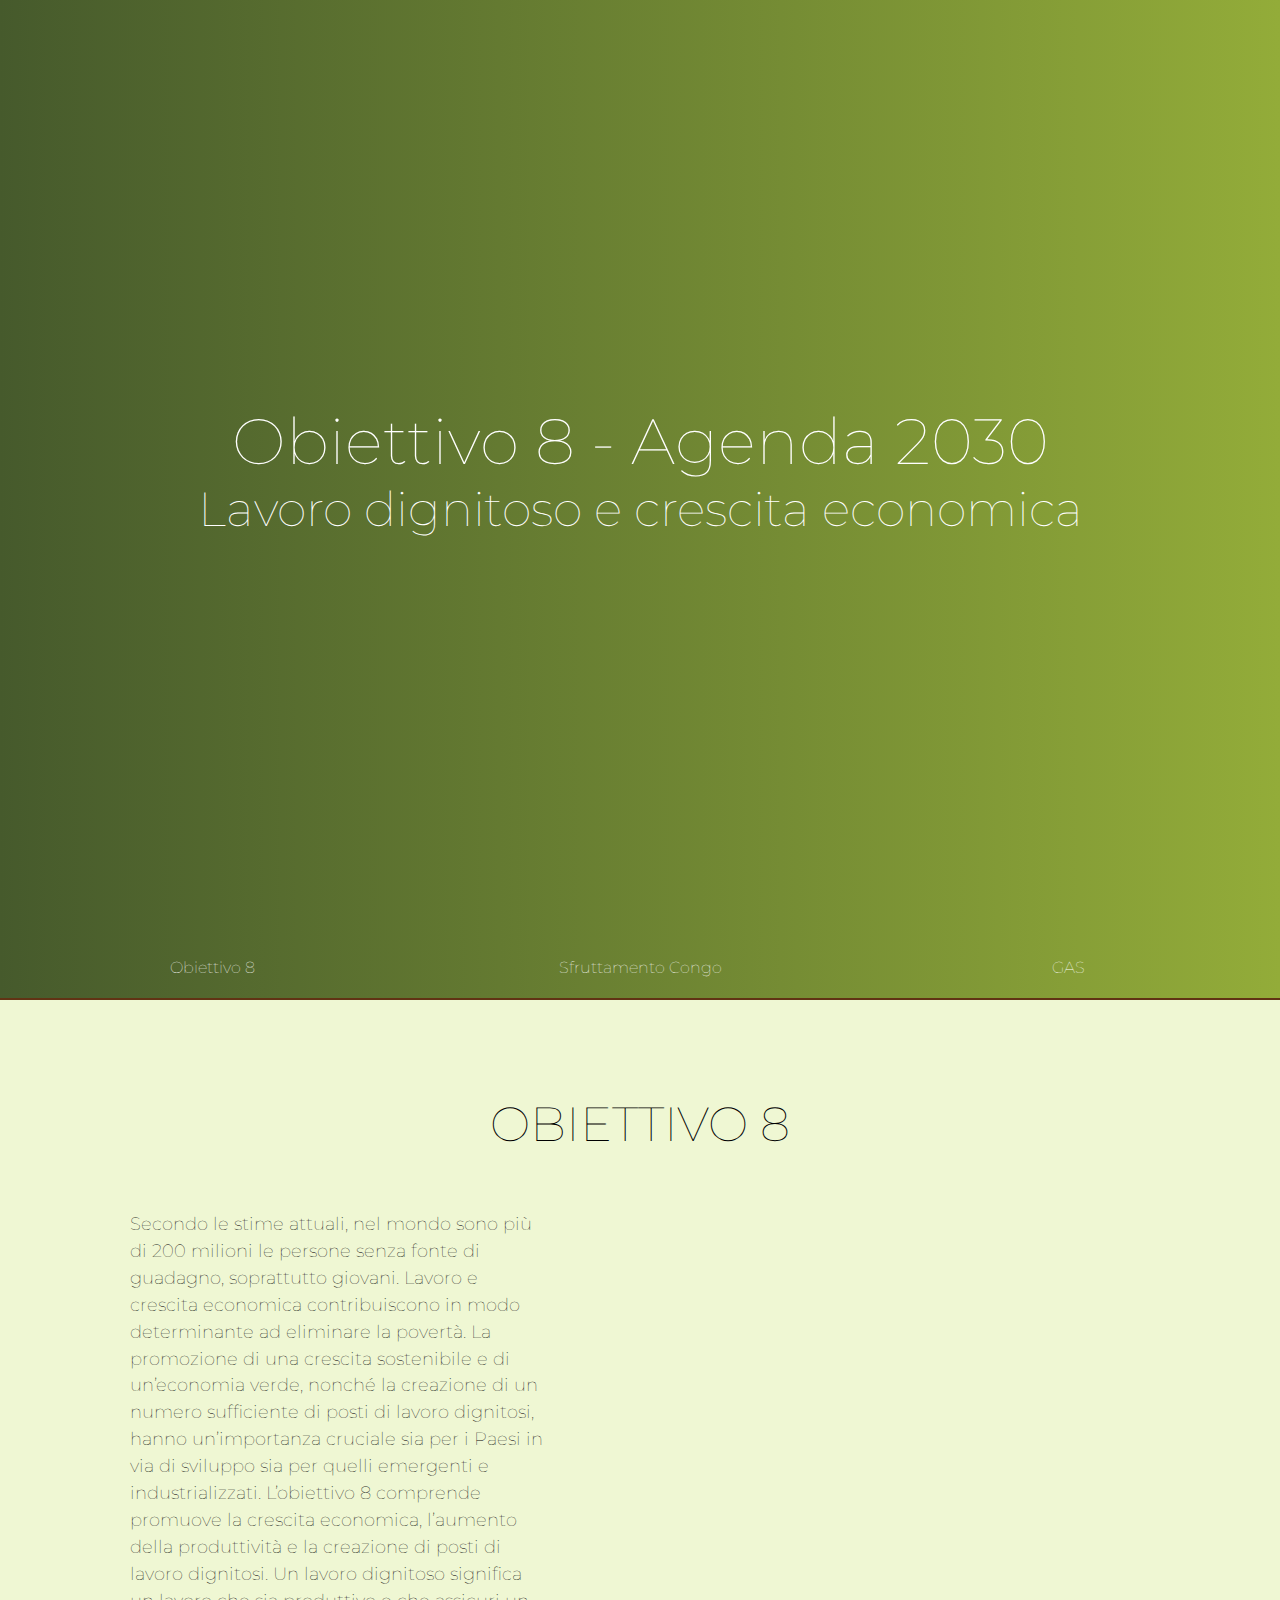
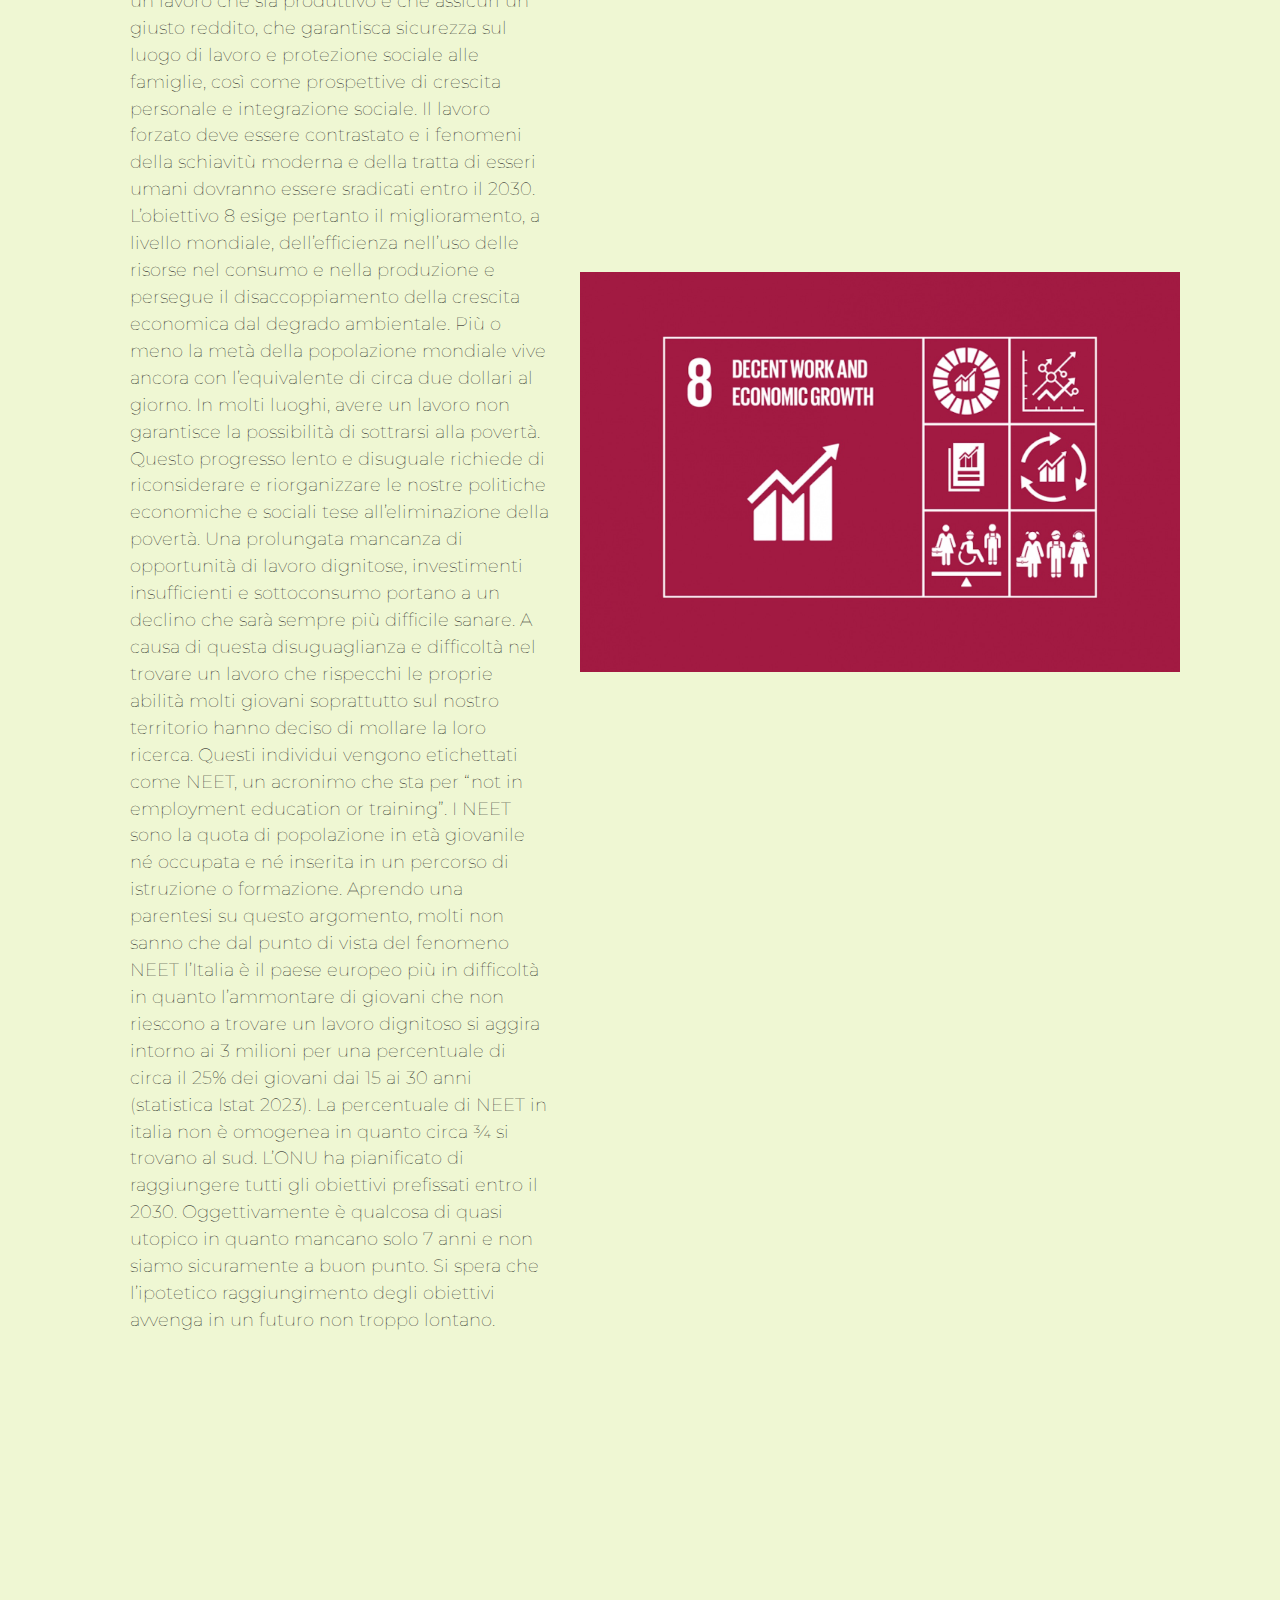
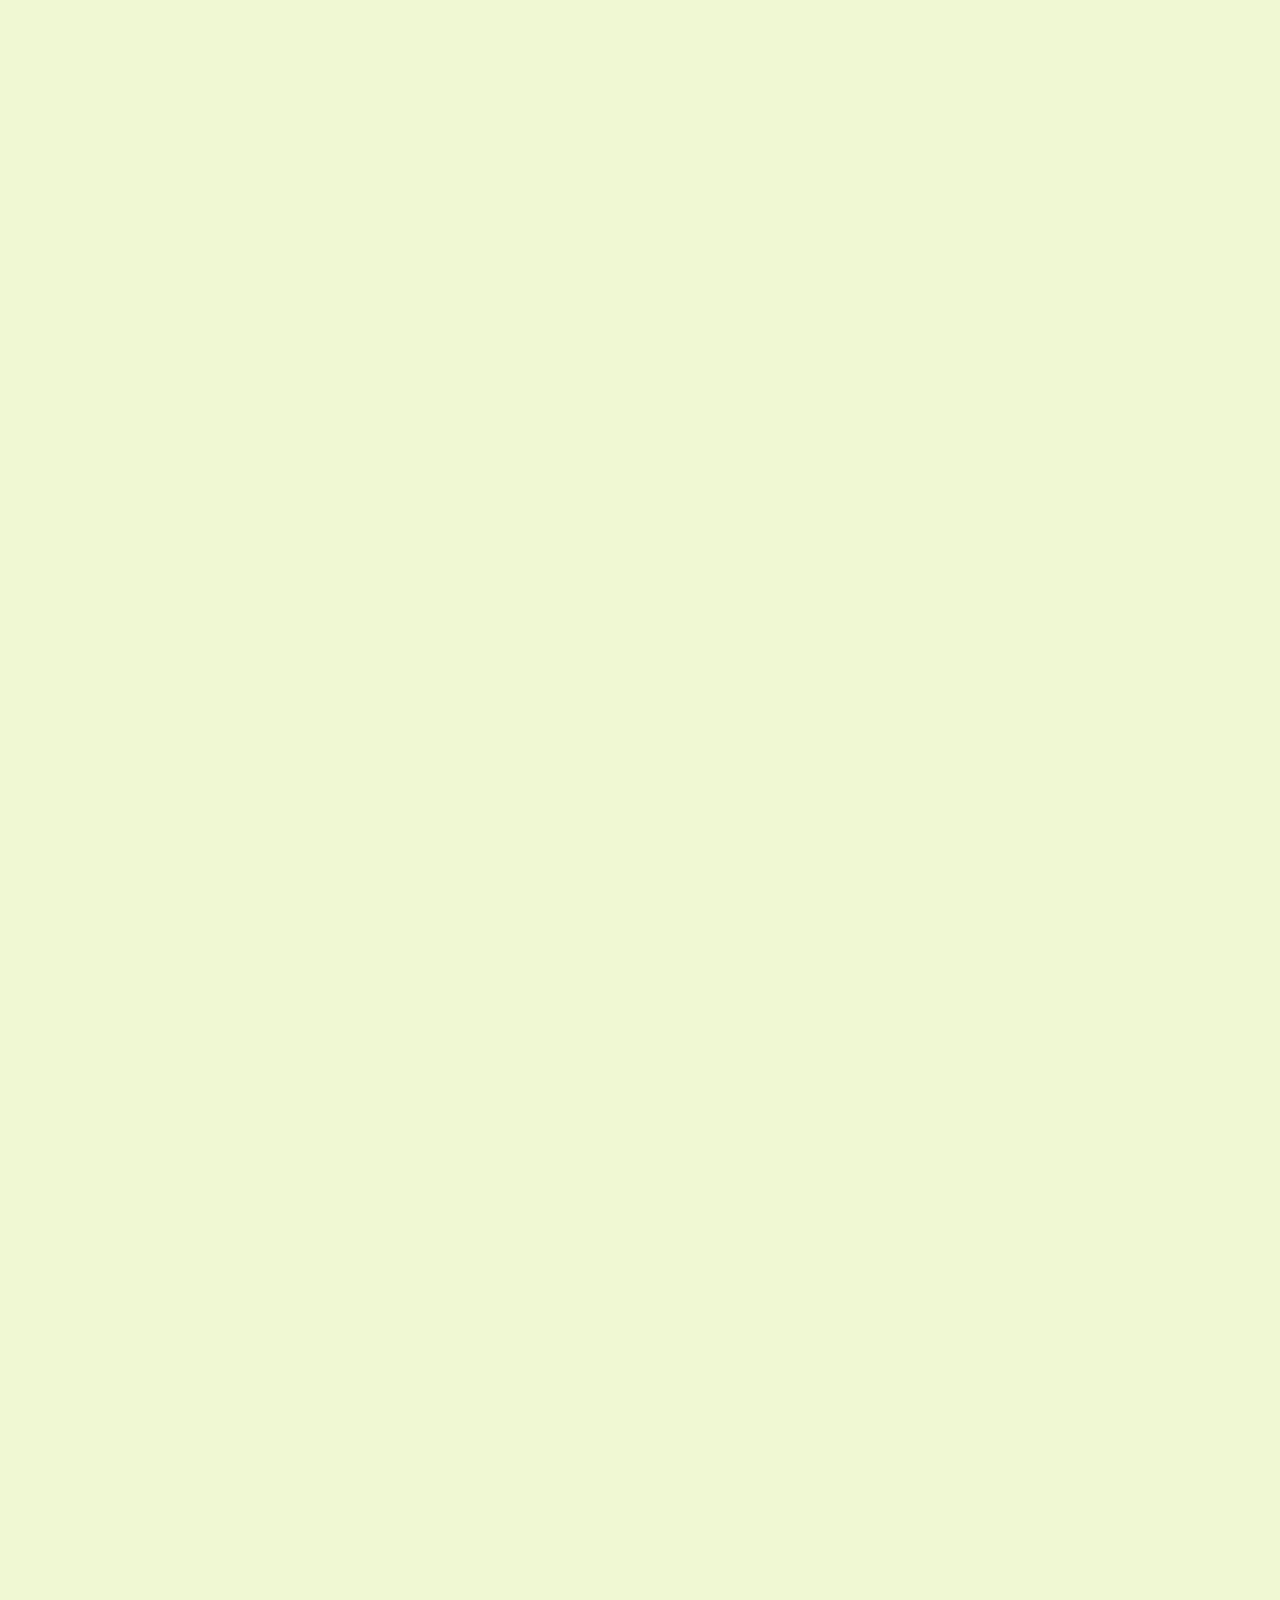
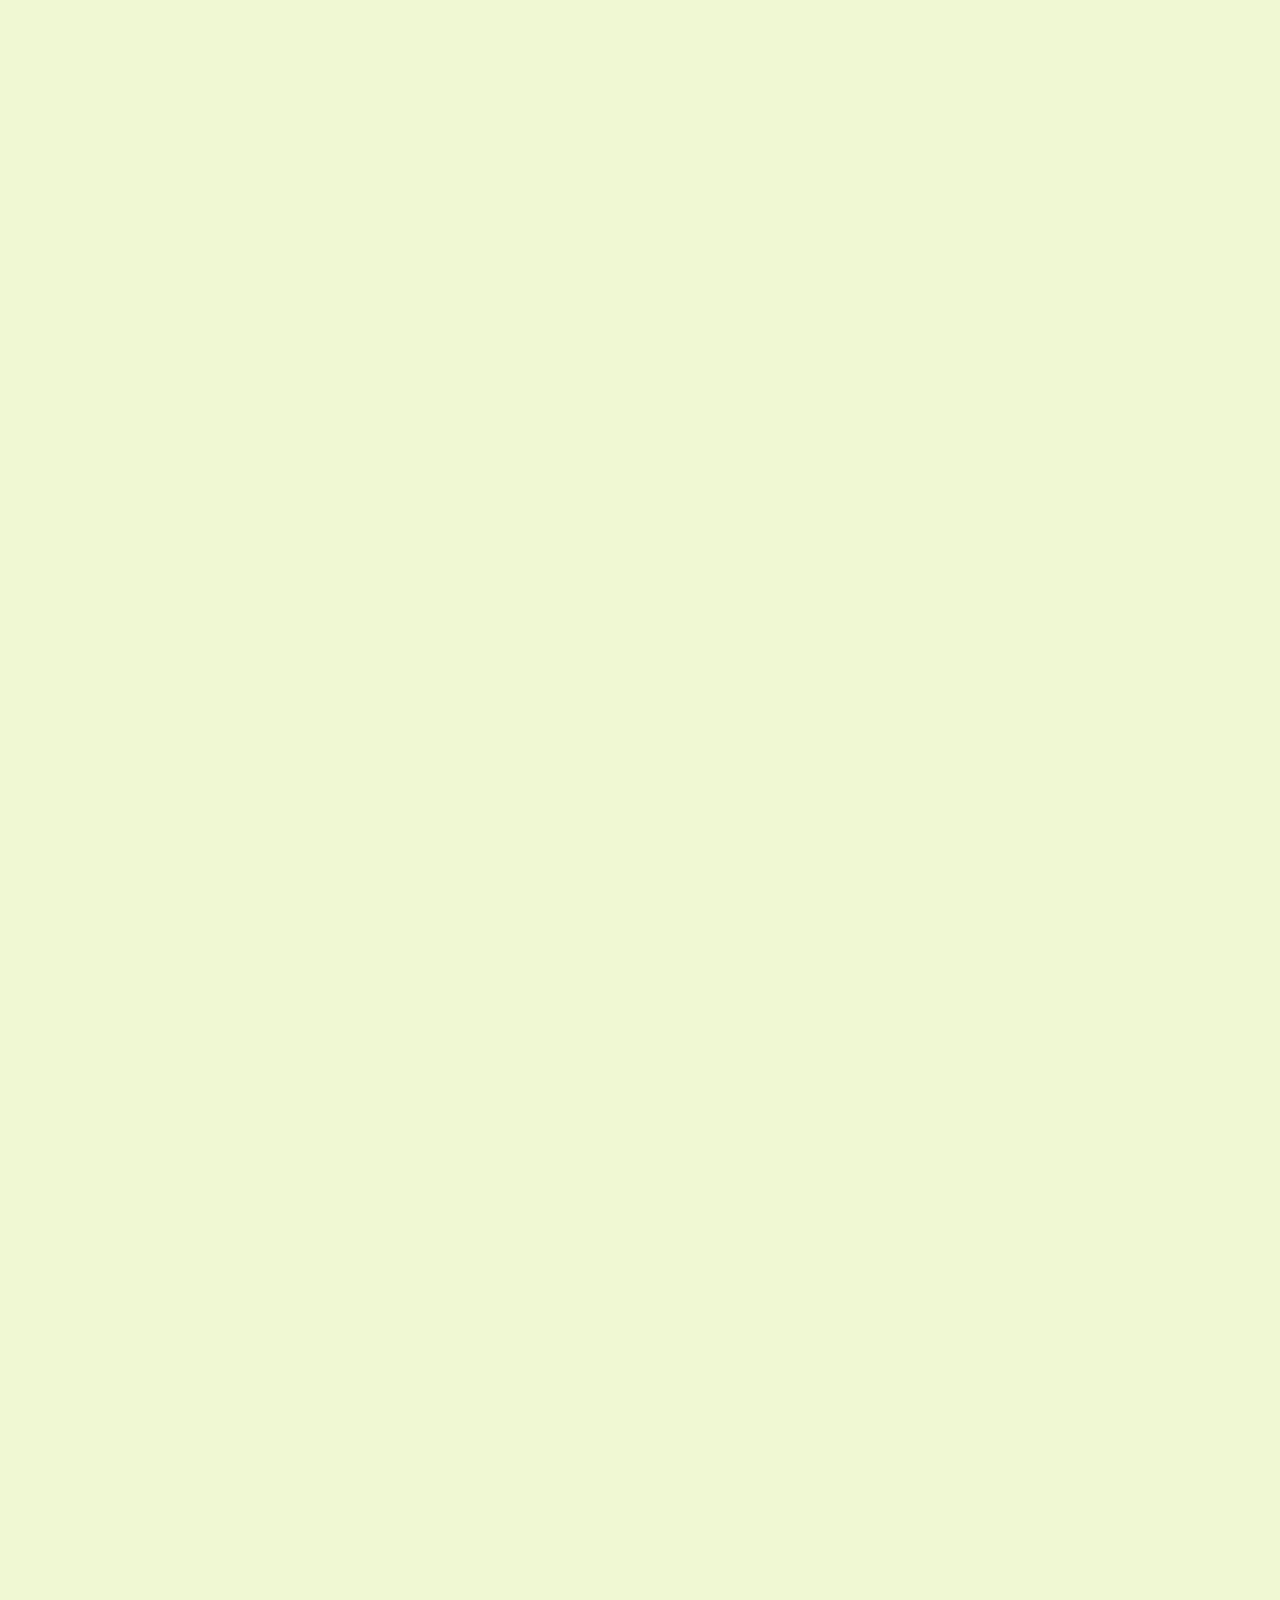
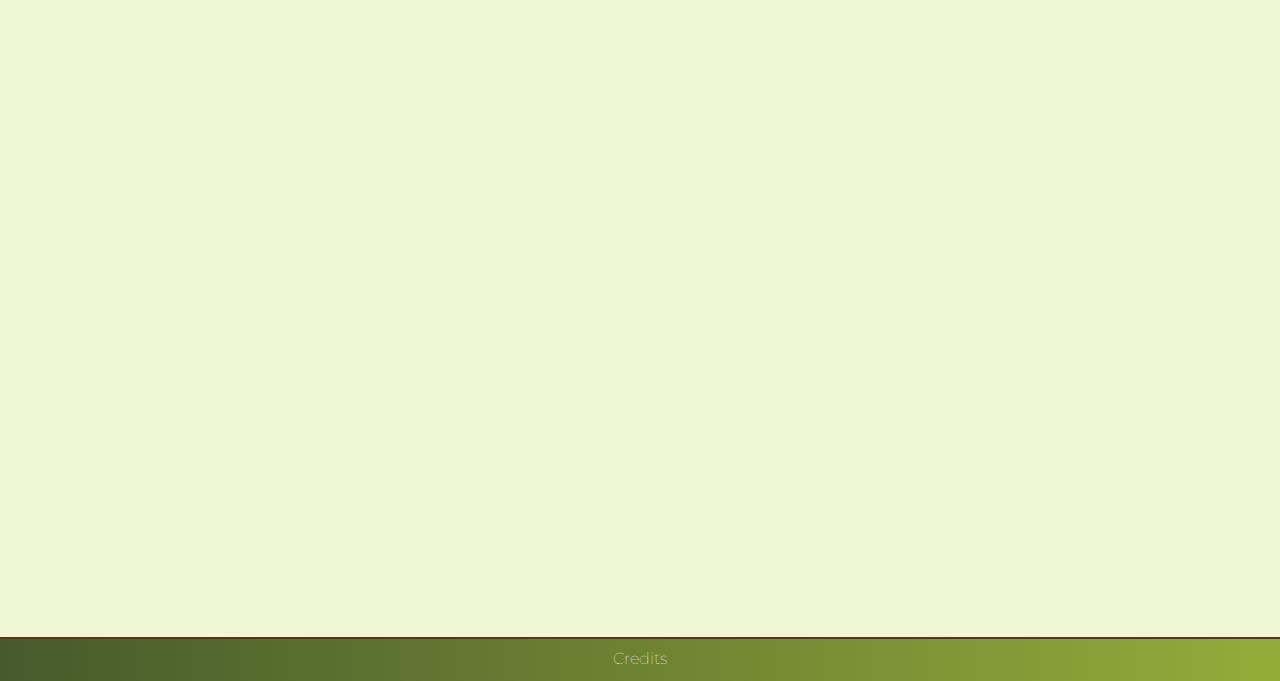
<file: index.html>
<!DOCTYPE html>
<html lang="en">

<head>
  <meta charset="UTF-8">
  <meta http-equiv="X-UA-Compatible" content="IE=edge">
  <meta name="viewport" content="width=device-width, initial-scale=1.0">
  <title>Obiettivo 8 Agenda 2030</title>
  <link rel="stylesheet" href="css/Css.css">
  <script src="js/jquery.js"></script>
  <link rel="preconnect" href="https://fonts.googleapis.com">
  <link rel="preconnect" href="https://fonts.gstatic.com" crossorigin>
  <link href="https://fonts.googleapis.com/css2?family=Montserrat:wght@300&display=swap" rel="stylesheet">
</head>

<body>
  <header>
    <h1>Obiettivo 8 - Agenda 2030</h1>
    <h2>Lavoro dignitoso e crescita economica</h2>
  </header>
  <div class="navb">
    <div class="naventry"><a class="hover-underline-animation" href="#section1">Obiettivo 8</a></div>
    <div class="naventry"><a class="hover-underline-animation" href="#section2">Sfruttamento Congo</a></div>
    <div class="naventry"><a class="hover-underline-animation" href="#section3">GAS</a></div>
  </div>
  <main>
    <section id="section1">
      <h2>OBIETTIVO 8</h2>
      <div class="Container">
        <p>Secondo le stime attuali, nel mondo sono più di 200 milioni le persone senza fonte di guadagno, soprattutto
          giovani. Lavoro e crescita economica contribuiscono in modo determinante ad eliminare la povertà. La
          promozione di una crescita sostenibile e di un’economia verde, nonché la creazione di un numero sufficiente
          di posti di lavoro dignitosi, hanno un’importanza cruciale sia per i Paesi in via di sviluppo sia per quelli
          emergenti e industrializzati.
          L’obiettivo 8 comprende promuove la crescita economica, l’aumento della produttività e la creazione di posti
          di lavoro dignitosi. Un lavoro dignitoso significa un lavoro che sia produttivo e che assicuri un giusto
          reddito, che garantisca sicurezza sul luogo di lavoro e protezione sociale alle famiglie, così come
          prospettive di crescita personale e integrazione sociale. Il lavoro forzato deve essere contrastato e i
          fenomeni della schiavitù moderna e della tratta di esseri umani dovranno essere sradicati entro il 2030.
          L’obiettivo 8 esige pertanto il miglioramento, a livello mondiale, dell’efficienza nell’uso delle risorse
          nel consumo e nella produzione e persegue il disaccoppiamento della crescita economica dal degrado
          ambientale.
          Più o meno la metà della popolazione mondiale vive ancora con l’equivalente di circa due dollari al giorno.
          In molti luoghi, avere un lavoro non garantisce la possibilità di sottrarsi alla povertà. Questo progresso
          lento e disuguale richiede di riconsiderare e riorganizzare le nostre politiche economiche e sociali tese
          all’eliminazione della povertà. Una prolungata mancanza di opportunità di lavoro dignitose, investimenti
          insufficienti e sottoconsumo portano a un declino che sarà sempre più difficile sanare.
          A causa di questa disuguaglianza e difficoltà nel trovare un lavoro che rispecchi le proprie abilità molti
          giovani soprattutto sul nostro territorio hanno deciso di mollare la loro ricerca. Questi individui vengono
          etichettati come NEET, un acronimo che sta per “not in employment education or training”. I NEET sono la
          quota di popolazione in età giovanile né occupata e né inserita in un percorso di istruzione o formazione.
          Aprendo una parentesi su questo argomento, molti non sanno che dal punto di vista del fenomeno NEET l’Italia
          è il paese europeo più in difficoltà in quanto l’ammontare di giovani che non riescono a trovare un lavoro
          dignitoso si aggira intorno ai 3 milioni per una percentuale di circa il 25% dei giovani dai 15 ai 30 anni
          (statistica Istat 2023). La percentuale di NEET in italia non è omogenea in quanto circa ¾ si trovano al
          sud. L’ONU ha pianificato di raggiungere tutti gli obiettivi prefissati entro il 2030. Oggettivamente è
          qualcosa di quasi utopico in quanto mancano solo 7 anni e non siamo sicuramente a buon punto. Si spera che
          l’ipotetico raggiungimento degli obiettivi avvenga in un futuro non troppo lontano.
        </p>
        <img style="height:400px;" id="img-1" src="img/Obiettivo9F.jpg" alt="Immagine sezione 1">
      </div>
    </section>
    <div id="top2"></div>
    <section id="section2" class="hidden">
      <h2>SFRUTTAMENTO NELLE MINIERE DEL CONGO</h2>
      <div class="Container">
        
        <div class="ContainerVideo">
          <img id="img-2" src="img/congo.jpg" alt="Immagine sezione 2">
          <iframe width="560" height="315" src="https://www.youtube.com/embed/LsbWj8XE4yo" title="YouTube video player" frameborder="0" allow="accelerometer; autoplay; clipboard-write; encrypted-media; gyroscope; picture-in-picture; web-share" allowfullscreen></iframe>
        </div>
        <p>Secondo le ultime stime sono circa 40.000 i ragazzi e le ragazze minorenni impegnati nelle miniere del sud
          della Repubblica democratica del Congo. Molti di loro lavorano nelle miniere di cobalto, prezioso minerale
          utilizzato per la produzione di batterie ricaricabili utilizzate per i nostri cellulari, tablet, computer e
          altri dispositivi elettronici.
          Questi bambini lavorano in condizioni estreme, alcuni di loro più di dodici ore al giorno, senza alcuna
          protezione e percependo salari da fame. Rischiano ogni giorno incidenti sul lavoro a causa di carichi troppo
          pesanti fino alla morte a causa dei frequenti crolli nelle grotte artigianali. I bambini hanno raccontato le
          condizioni di terribile sfruttamento a cui sono sottoposti nelle miniere di cobalto.
          Un lavoro disumano e senza protezioni
          La maggior parte dei bambini sfruttati nelle miniere artigianali di cobalto lavora fino a 12 ore al giorno.
          Scavano le miniere a mani nude e sono costretti a trasportare sacchi anche di 20 e 40 kg, spesso più pesanti
          di loro stessi.
          La maggior parte dei bambini dichiara di guadagnare tra 1.000-2.000 franchi congolesi al giorno (1-2 euro).
          I
          bambini che hanno raccolto, ordinato, lavato, frantumato e trasportato minerali vengono pagati per ogni
          sacco
          di minerali dai commercianti. Non hanno modo di verificare indipendentemente il peso dei sacchi o il grado
          del
          minerale e, quindi, devono accettare ciò che gli operatori pagano.
          Fuga scolastica e povertà
          I bambini che vanno a scuola lavorano dopo l’orario delle lezioni, durante il fine settimana e le festività.
          Altri bambini hanno invece dovuto abbandonare la scuola, dal momento che i loro genitori non hanno un
          impiego
          formale e non possono permettersi le tasse scolastiche. Tuttavia, a causa della mancanza di finanziamenti
          adeguati da parte dello stato, la maggior parte delle scuole carica ancora i genitori di un importo mensile
          per coprire i costi, come gli stipendi degli insegnanti, le divise e il materiale didattico. Il cobalto è
          tra
          i minerali più richiesti dalle grandi industrie elettroniche.
          Più della metà della fornitura mondiale di cobalto proviene dalla Repubblica democratica del Congo. Secondo
          le
          stime del governo, il 20% del cobalto attualmente esportato dalla Repubblica democratica del Congo proviene
          da
          minatori artigianali nella parte meridionale del paese.
        </p>
      </div>
    </section>
    <div id="top3"></div>
    <section id="section3" class="hidden">
      <h2>GRUPPO DI SCAMBIO SOLIDALE</h2>
      <div class="Container">
        <div>
          <p>I gruppi di acquisto solidale (GAS) sono gruppi d'acquisto, organizzati spontaneamente, che partono
            da
            un
            approccio critico al consumo e che vogliono applicare i principi di equità, solidarietà e sostenibilità ai
            propri acquisti (principalmente prodotti alimentari o di largo consumo).
            Tale obiettivo è realizzato primariamente attraverso la disintermediazione della filiera: anziché
            rivolgersi
            alla Grande Distribuzione Organizzata (GDO) o ad altre forme di intermediazione, i GAS acquistano
            direttamente dai produttori, precedentemente selezionati dai GAS stessi sulla base di criteri definiti
            internamente da ciascun GAS. Tra questi criteri vi sono solitamente la sostenibilità ambientale, la
            solidarietà verso il produttore e la qualità dei prodotti.
            Sono formati da un gruppo di persone che decidono di unirsi per organizzare i loro acquisti, privilegiando
            i
            prodotti locali della filiera corta e i produttori che garantiscono non solo la qualità, ma anche dignità
            del lavoro all’interno delle loro aziende.
            I prodotti che vengono così acquistati hanno spesso prezzi inferiori rispetto a quelli che hanno presso i
            punti vendita, e riguardano un’ampia fascia di beni: da quelli alimentari a quelli dell’abbigliamento.
            Sono più di 800 i Gruppi di Acquisto presenti in Italia, con un ritmo di crescita davvero considerevole
            (50-60% annuo), anche se è difficile stabilire un numero preciso, perché molti rimangono a livello
            informale, senza aderire alle reti nazionali.
            Il primo GAS nasce a Fidenza, nell’anno del disastro di Chernobyl (1986), dall’esigenza da parte di un
            gruppo di consumatori di controllare e sapere che cosa trovavano quotidianamente nei loro piatti. Oggi la
            rete dei GAS si sta sempre più allargando.
            Una esperienza che si avvicina come filosofia a quella dei GAS sono i mercati contadini, che hanno lo
            scopo
            di valorizzare i prodotti locali e difendere i loro produttori, ossia quei mercati che gli agricoltori
            organizzano direttamente in città per vendere al consumatore finale i frutti della propria terra. In
            Veneto
            sono già numerosi i mercati in cui i produttori agricoli vendono direttamente i loro prodotti.
            G.A.S. in Veneto
            Il G.A.S. Treviso Nord è uno dei gruppi di acquisto solidale più importanti del Veneto, esso nasce come
            gruppo informale nel 2009 nel Comune di Ponzano Veneto, in provincia di Treviso, per volontà di un piccolo
            nucleo iniziale di famiglie che sentono l'esigenza di unirsi per acquistare all'ingrosso, direttamente dal
            produttore, generi alimentari e altri prodotti di uso comune, aprendosi così a un orientamento più
            generale
            improntato al consumo critico che comincia ad imporsi in Italia fin dagli anni '90. Tra i promotori che
            hanno aderito a questo programma troviamo la Cooperativa Pace e Sviluppo per il Commercio Equo e Solidale.
            Questo G.A.S. conta attualmente una trentina di famiglie, sia residenti nel comune del G.A.S., sia
            provenienti dai comuni limitrofi, che partecipano alle attività del gruppo e acquistano regolarmente.
            Coloro che hanno aderito a questo programma concordano sulla necessità di improntare un cambiamento
            significativo al proprio stile di vita, sposando alcuni principi guida:
          </p>
          <ul class="Elenc">
            <li>
              Solidarietà e filiera corta, perché hanno deciso di acquistare collettivamente da produttori piccoli e
              locali, prevalentemente esclusi dal circuito della Grande Distribuzione Organizzata;
            </li>
            <li>
              Biologico ed ecologico, perché cercano prodotti biologici ed ecologici che preservino e migliorino la
              salute ma anche l'ambiente allo scopo di ridurre l'impatto dell'inquinamento, sprechi di energia legati
              al
              trasporto su lunghe distanze, utilizzo di pesticidi e prodotti chimici…;
            </li>
            <li>
              Accessibilità dei prezzi, perché eliminando gli intermediari, vengono privilegiati i produttori locali e
              coordinati gli acquisti con altri G.A.S allo scopo di contenere i costi senza essere costretti a ridurre
              la qualità dei prodotti, riconoscendo, allo stesso tempo anche una giusta remunerazione alle piccole
              realtà produttive.
            </li>
          </ul>
          <p>
            Il G.A.S. si avvale del contributo di tutti i soci: essi si attivano per ricercare nella zona piccoli
            produttori che rispondano ai criteri guida. Ciascuno degli aderenti al G.A.S. Treviso nord può avanzare
            proposte e queste possono poi essere condivise con gli altri G.A.S. aderenti al Coordinamento, da cui
            giungeranno ulteriori stimoli e suggerimenti, in un rapporto coronato da un costante e reciproco dialogo e
            scambio di informazioni.
          </p>
        </div>
        <img height="600px" width="600px" id="img-3" src="img/gas.jpg" alt="Immagine sezione 3">
      </div>
    </section>
  </main>
  <footer>
    <a href="html/Credits.html" target="_blank" class="hover-underline-animation"> Credits</a>
  </footer>
  <script>

    // check if element is in viewport
    function isScrolledIntoView(elem) {
      var $elem = $("#" + elem);
      var $window = $(window);

      var docViewTop = $window.scrollTop();
      var docViewBottom = docViewTop + $window.height();

      var elemTop = $elem.offset().top;
      var elemBottom = elemTop + $elem.height();

      // return ((elemBottom <= docViewBottom) && (elemTop >= docViewTop));
      return ((elemBottom <= docViewBottom) && (elemTop >= docViewTop))
    }

    // if class is in viewport add animation
    $(window).scroll(function () {
      /*if (isScrolledIntoView("section1") == true) {
        $("#section1").css("animation", "fadeDown 1s ease-in-out forwards");
      }*/
      if (isScrolledIntoView("top2") == true) {
        $("#section2").addClass("animated");
        // $("#section2").css(".animated", "fadeDown 1s ease-in-out forwards");
      }
      if (isScrolledIntoView("top3") == true) {
        console.log("hu")
        $("#section3").addClass("animated");
        // $("#section3").css("animation", "fadeDown 1s ease-in-out forwards");
      }
    });
  </script>
</body>

</html>
</file>
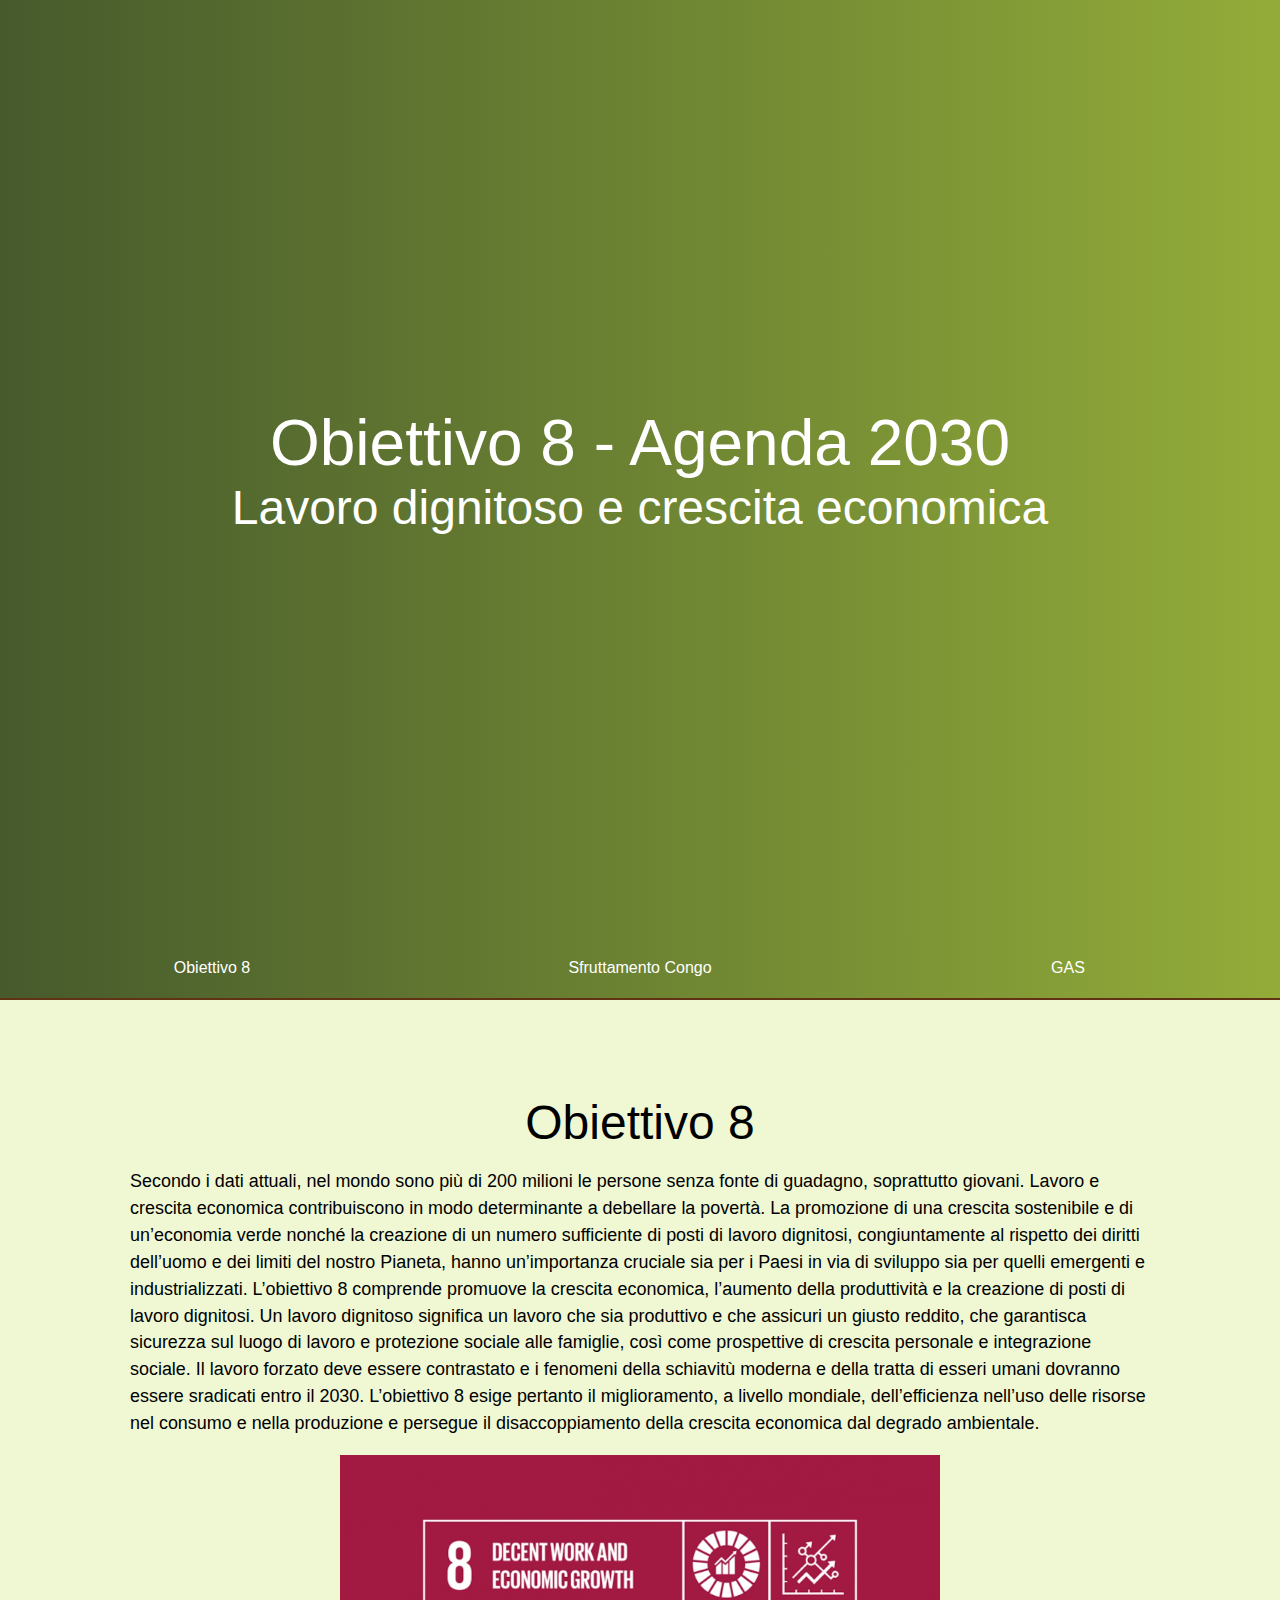
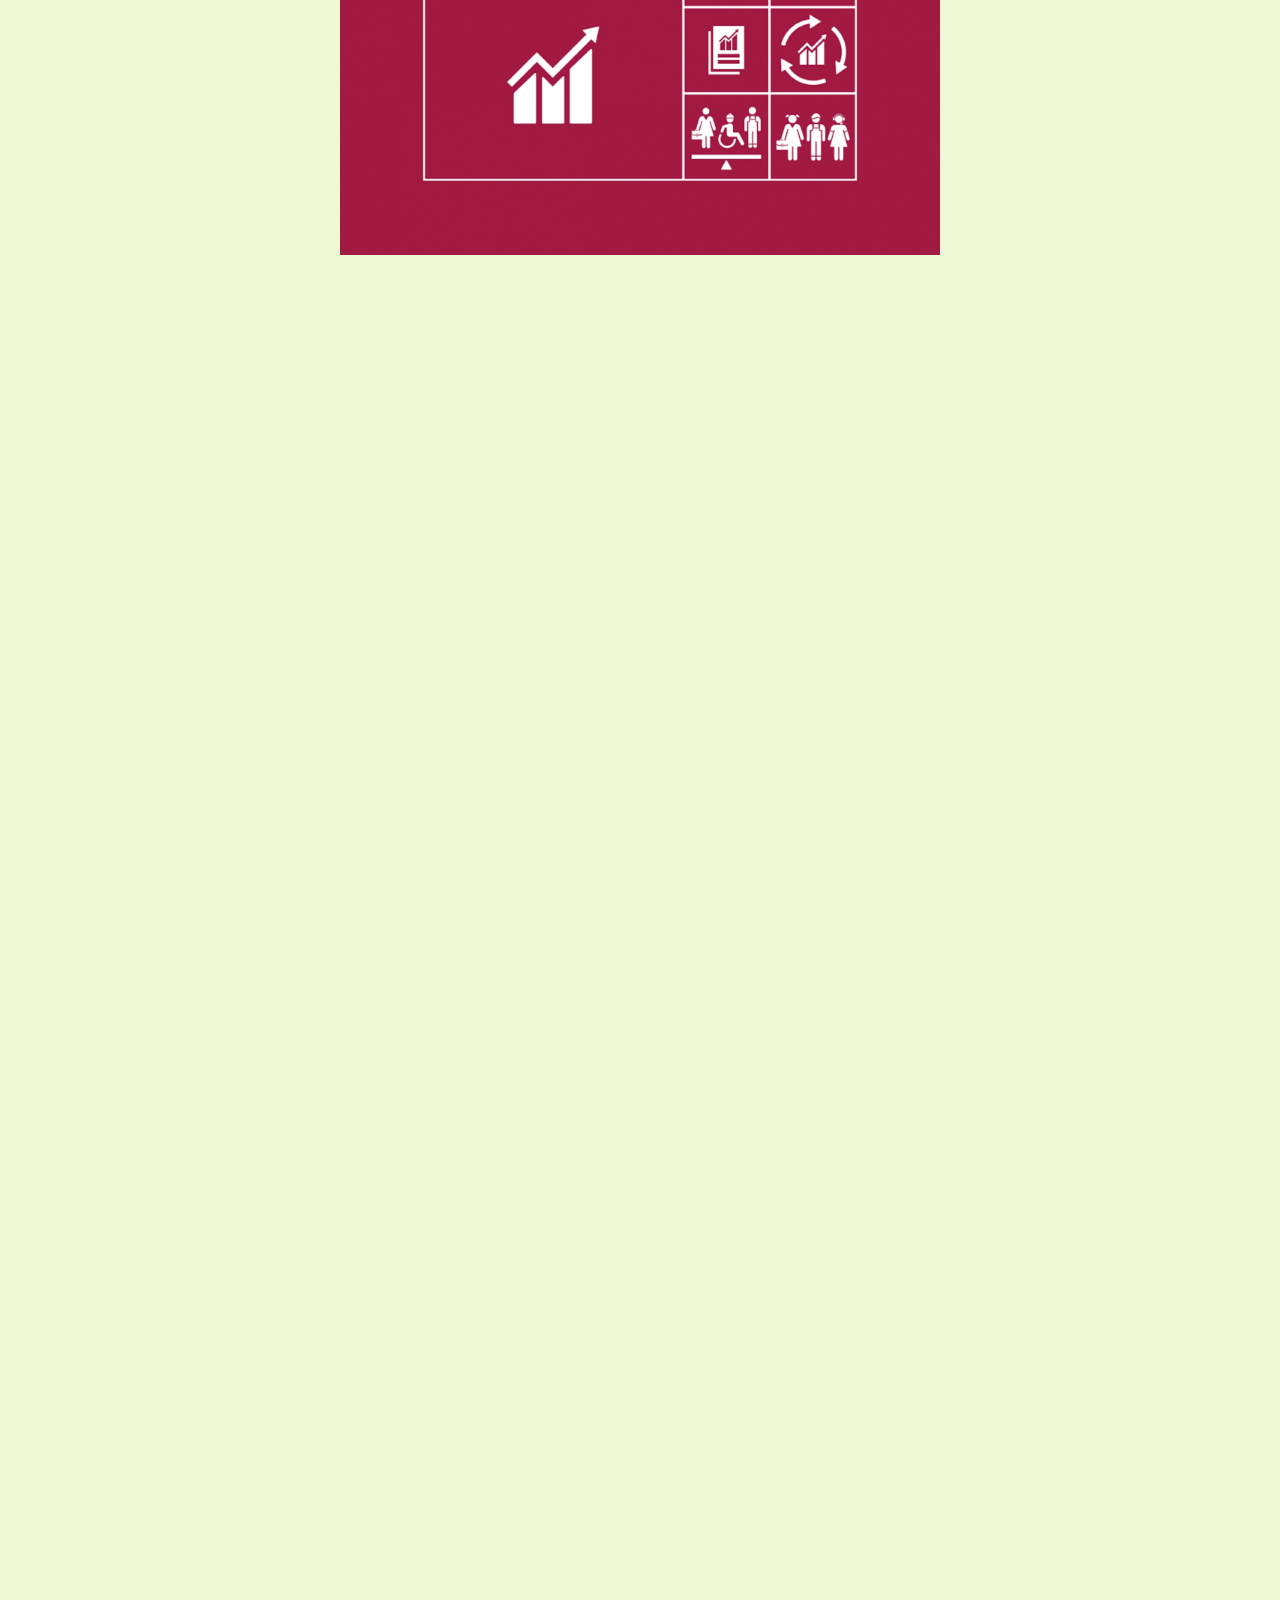
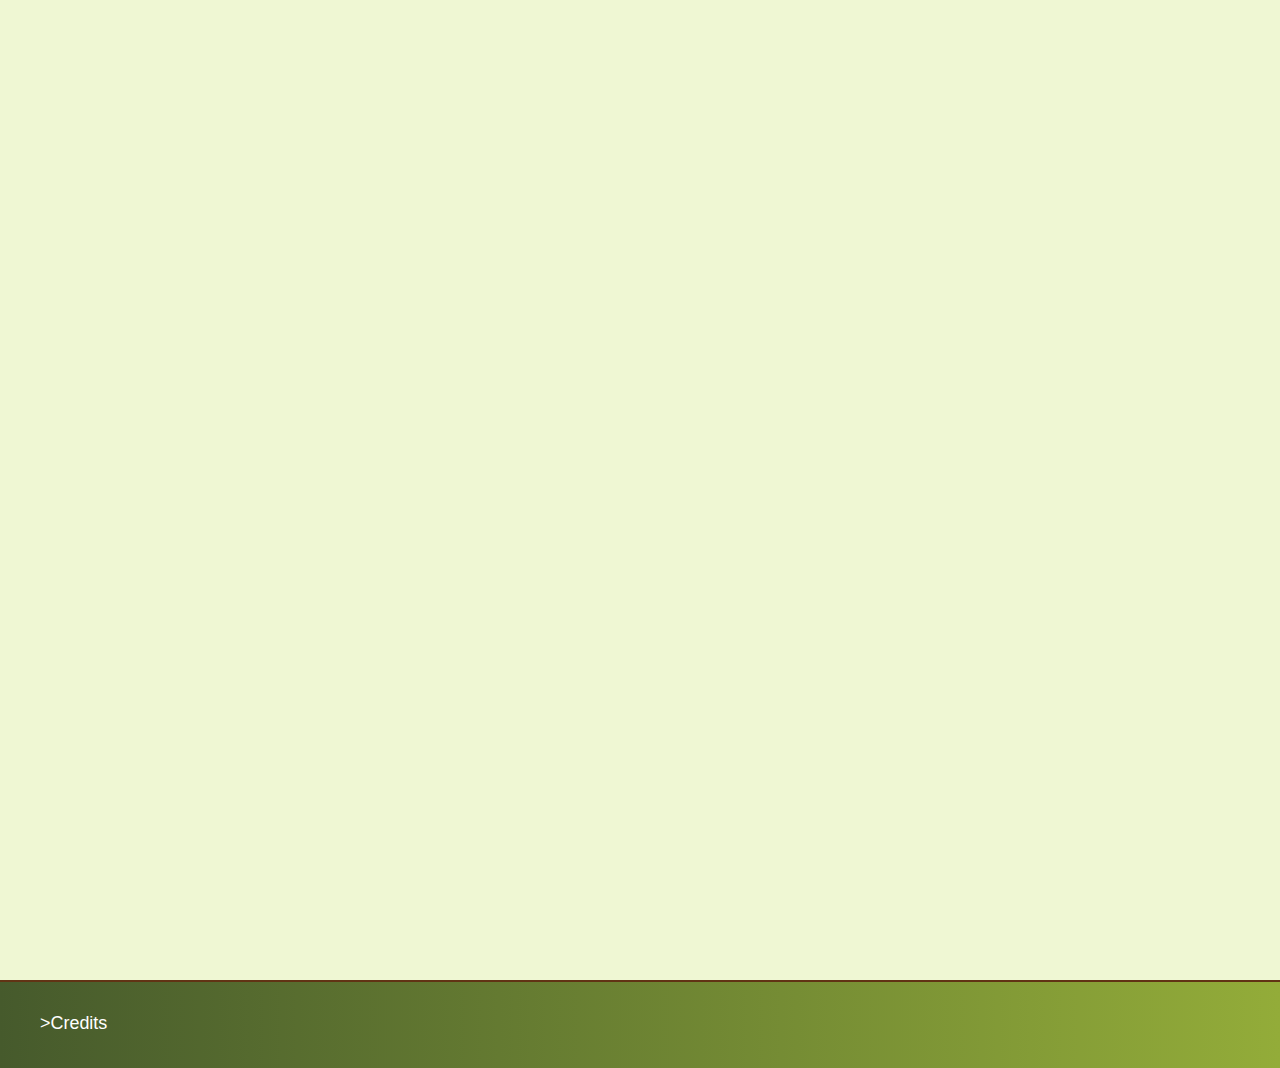
<file: indgfex.html>
<!DOCTYPE html>
<html lang="en">

<head>
  <meta charset="UTF-8">
  <meta http-equiv="X-UA-Compatible" content="IE=edge">
  <meta name="viewport" content="width=device-width, initial-scale=1.0">
  <title>Obiettivo 8 - Agenda 2030</title>
  <link rel="stylesheet" href="css/Css.css">
  <script src="js/jquery.js"></script>
</head>

<body>
  <header>
    <h1>Obiettivo 8 - Agenda 2030</h1>
    <h2>Lavoro dignitoso e crescita economica</h2>
  </header>
  <div class="navb">
    <div class="naventry"><a class="hover-underline-animation" href="#section1">Obiettivo 8</a></div>
    <div class="naventry"><a class="hover-underline-animation" href="#section2">Sfruttamento Congo</a></div>
    <div class="naventry"><a class="hover-underline-animation" href="#section3">GAS</a></div>
  </div>
  <div class="wrapper">
    <main>
      <section id="section1">
        <h2>Obiettivo 8</h2>
        
        <p>Secondo i dati attuali, nel mondo sono più di 200 milioni le persone senza fonte di guadagno, soprattutto
          giovani. Lavoro e crescita economica contribuiscono in modo determinante a debellare la povertà. La promozione
          di una crescita sostenibile e di un’economia verde nonché la creazione di un numero sufficiente di posti di
          lavoro dignitosi, congiuntamente al rispetto dei diritti dell’uomo e dei limiti del nostro Pianeta, hanno
          un’importanza cruciale sia per i Paesi in via di sviluppo sia per quelli emergenti e industrializzati.
          L’obiettivo 8 comprende promuove la crescita economica, l’aumento della produttività e la creazione di posti
          di lavoro dignitosi. Un lavoro dignitoso significa un lavoro che sia produttivo e che assicuri un giusto
          reddito, che garantisca sicurezza sul luogo di lavoro e protezione sociale alle famiglie, così come
          prospettive di crescita personale e integrazione sociale. Il lavoro forzato deve essere contrastato e i
          fenomeni della schiavitù moderna e della tratta di esseri umani dovranno essere sradicati entro il 2030.
          L’obiettivo 8 esige pertanto il miglioramento, a livello mondiale, dell’efficienza nell’uso delle risorse nel
          consumo e nella produzione e persegue il disaccoppiamento della crescita economica dal degrado ambientale.
        </p>
        <img width=600px height=400px id="img-1" src="img/Obiettivo9F.jpg" alt="Immagine sezione 1">
      </section>
      <section id="section2" class="hidden">
        <div id="top2"></div>
        <h2>Sfruttamento nelle miniere del Congo</h2>
        <p>Secondo le ultime stime sono circa 40.000 i ragazzi e le ragazze minorenni impegnati nelle miniere del sud
          della Repubblica democratica del Congo. Molti di loro lavorano nelle miniere di cobalto, prezioso minerale
          utilizzato per la produzione di batterie ricaricabili utilizzate per i nostri cellulari, tablet, computer e
          altri dispositivi elettronici.
          Questi bambini lavorano in condizioni estreme, alcuni di loro più di dodici ore al giorno, senza alcuna
          protezione e percependo salari da fame. Rischiano ogni giorno incidenti sul lavoro a causa di carichi troppo
          pesanti fino alla morte a causa dei frequenti crolli nelle grotte artigianali. I bambini hanno raccontato le
          condizioni di terribile sfruttamento a cui sono sottoposti nelle miniere di cobalto.
          Un lavoro disumano e senza protezioni
          La maggior parte dei bambini sfruttati nelle miniere artigianali di cobalto lavora fino a 12 ore al giorno.
          Scavano le miniere a mani nude e sono costretti a trasportare sacchi anche di 20 e 40 kg, spesso più pesanti
          di loro stessi.
          La maggior parte dei bambini dichiara di guadagnare tra 1.000-2.000 franchi congolesi al giorno (1-2 euro).
          I
          bambini che hanno raccolto, ordinato, lavato, frantumato e trasportato minerali vengono pagati per ogni
          sacco
          di minerali dai commercianti. Non hanno modo di verificare indipendentemente il peso dei sacchi o il grado
          del
          minerale e, quindi, devono accettare ciò che gli operatori pagano.
          Fuga scolastica e povertà
          I bambini che vanno a scuola lavorano dopo l’orario delle lezioni, durante il fine settimana e le festività.
          Altri bambini hanno invece dovuto abbandonare la scuola, dal momento che i loro genitori non hanno un
          impiego
          formale e non possono permettersi le tasse scolastiche. Tuttavia, a causa della mancanza di finanziamenti
          adeguati da parte dello stato, la maggior parte delle scuole carica ancora i genitori di un importo mensile
          per coprire i costi, come gli stipendi degli insegnanti, le divise e il materiale didattico. Il cobalto è
          tra
          i minerali più richiesti dalle grandi industrie elettroniche.
          Più della metà della fornitura mondiale di cobalto proviene dalla Repubblica democratica del Congo. Secondo
          le
          stime del governo, il 20% del cobalto attualmente esportato dalla Repubblica democratica del Congo proviene
          da
          minatori artigianali nella parte meridionale del paese.
        </p>
        <img id="img-2" src="img/congo.jpg" alt="Immagine sezione 2">
      </section>
      <section id="section3" class="hidden">
        <div id="top3"></div>
        <h2>Gruppo di scambio solidale</h2>
        <p>I gruppi di acquisto solidale (GAS) sono gruppi d'acquisto, organizzati spontaneamente, che partono da un
          approccio critico al consumo e che vogliono applicare i principi di equità, solidarietà e sostenibilità ai
          propri acquisti (principalmente prodotti alimentari o di largo consumo).
          Tale obiettivo è realizzato primariamente attraverso la disintermediazione della filiera: anziché rivolgersi
          alla Grande Distribuzione Organizzata (GDO) o ad altre forme di intermediazione, i GAS acquistano direttamente
          dai produttori, precedentemente selezionati dai GAS stessi sulla base di criteri definiti internamente da
          ciascun GAS. Tra questi criteri vi sono solitamente la sostenibilità ambientale, la solidarietà verso il
          produttore e la qualità dei prodotti.
          Sono formati da un gruppo di persone che decidono di unirsi per organizzare i loro acquisti, privilegiando i
          prodotti locali della filiera corta e i produttori che garantiscono non solo la qualità, ma anche dignità del
          lavoro all’interno delle loro aziende.
          I prodotti che vengono così acquistati hanno spesso prezzi inferiori rispetto a quelli che hanno presso i
          punti vendita, e riguardano un’ampia fascia di beni: da quelli alimentari a quelli dell’abbigliamento.
          Sono più di 800 i Gruppi di Acquisto presenti in Italia, con un ritmo di crescita davvero considerevole
          (50-60% annuo), anche se è difficile stabilire un numero preciso, perché molti rimangono a livello informale,
          senza aderire alle reti nazionali. Il primo GAS nasce a Fidenza, nell’anno del disastro di Chernobyl (1986),
          dall’esigenza da parte di un gruppo di consumatori di controllare e sapere che cosa trovavano quotidianamente
          nei loro piatti. Oggi la rete dei GAS si sta sempre più allargando.
          Una esperienza che si avvicina come filosofia a quella dei GAS sono i mercati contadini che hanno lo scopo di
          valorizzare i prodotti locali e difendere i loro produttori, ossia quei mercati che gli agricoltori
          organizzano direttamente in città per vendere al consumatore finale i frutti della propria terra. In Veneto
          sono già numerosi i mercati in cui i produttori agricoli vendono direttamente i loro prodotti.</p>
        <img height="600px" width="600px" id="img-3" src="img/gas.jpg" alt="Immagine sezione 3">
      </section>
    </main>
    <footer>
      <p><a href="html/Credits.html" target="_blank"  class="hover-underline-animation"> >Credits</a></p>
    </footer>
  </div>
  <script>

    // check if element is in viewport
    function isScrolledIntoView(elem) {
      var $elem = $("#" + elem);
      var $window = $(window);

      var docViewTop = $window.scrollTop();
      var docViewBottom = docViewTop + $window.height();

      var elemTop = $elem.offset().top;
      var elemBottom = elemTop + $elem.height();

      // return ((elemBottom <= docViewBottom) && (elemTop >= docViewTop));
      return ((elemBottom <= docViewBottom) && (elemTop >= docViewTop))
    }

    // if class is in viewport add animation
    $(window).scroll(function () {
      /*if (isScrolledIntoView("section1") == true) {
        $("#section1").css("animation", "fadeDown 1s ease-in-out forwards");
      }*/
      if (isScrolledIntoView("top2") == true) {
        $("#section2").addClass("animated");
        // $("#section2").css(".animated", "fadeDown 1s ease-in-out forwards");
      }
      if (isScrolledIntoView("top3") == true) {
        console.log("hu")
        $("#section3").addClass("animated");
        // $("#section3").css("animation", "fadeDown 1s ease-in-out forwards");
      }
    });
  </script>
</body>

</html>
</file>
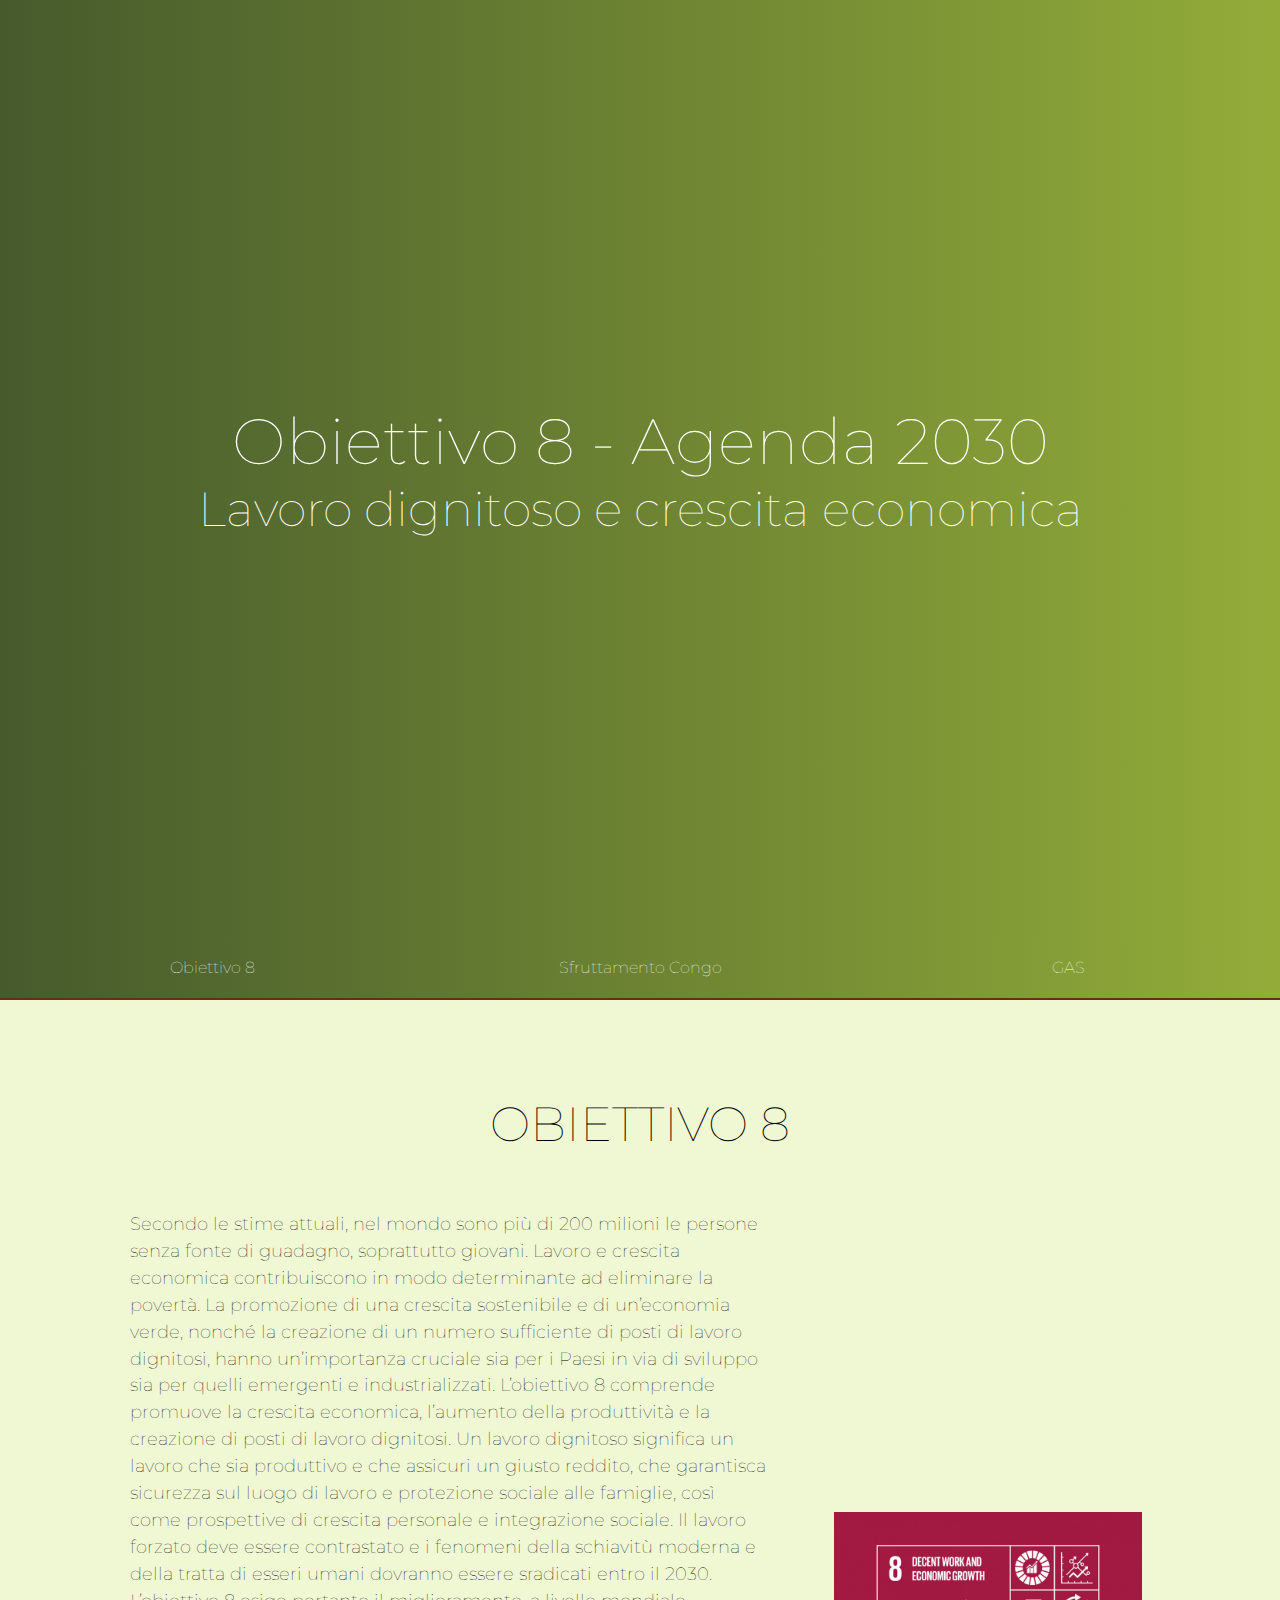
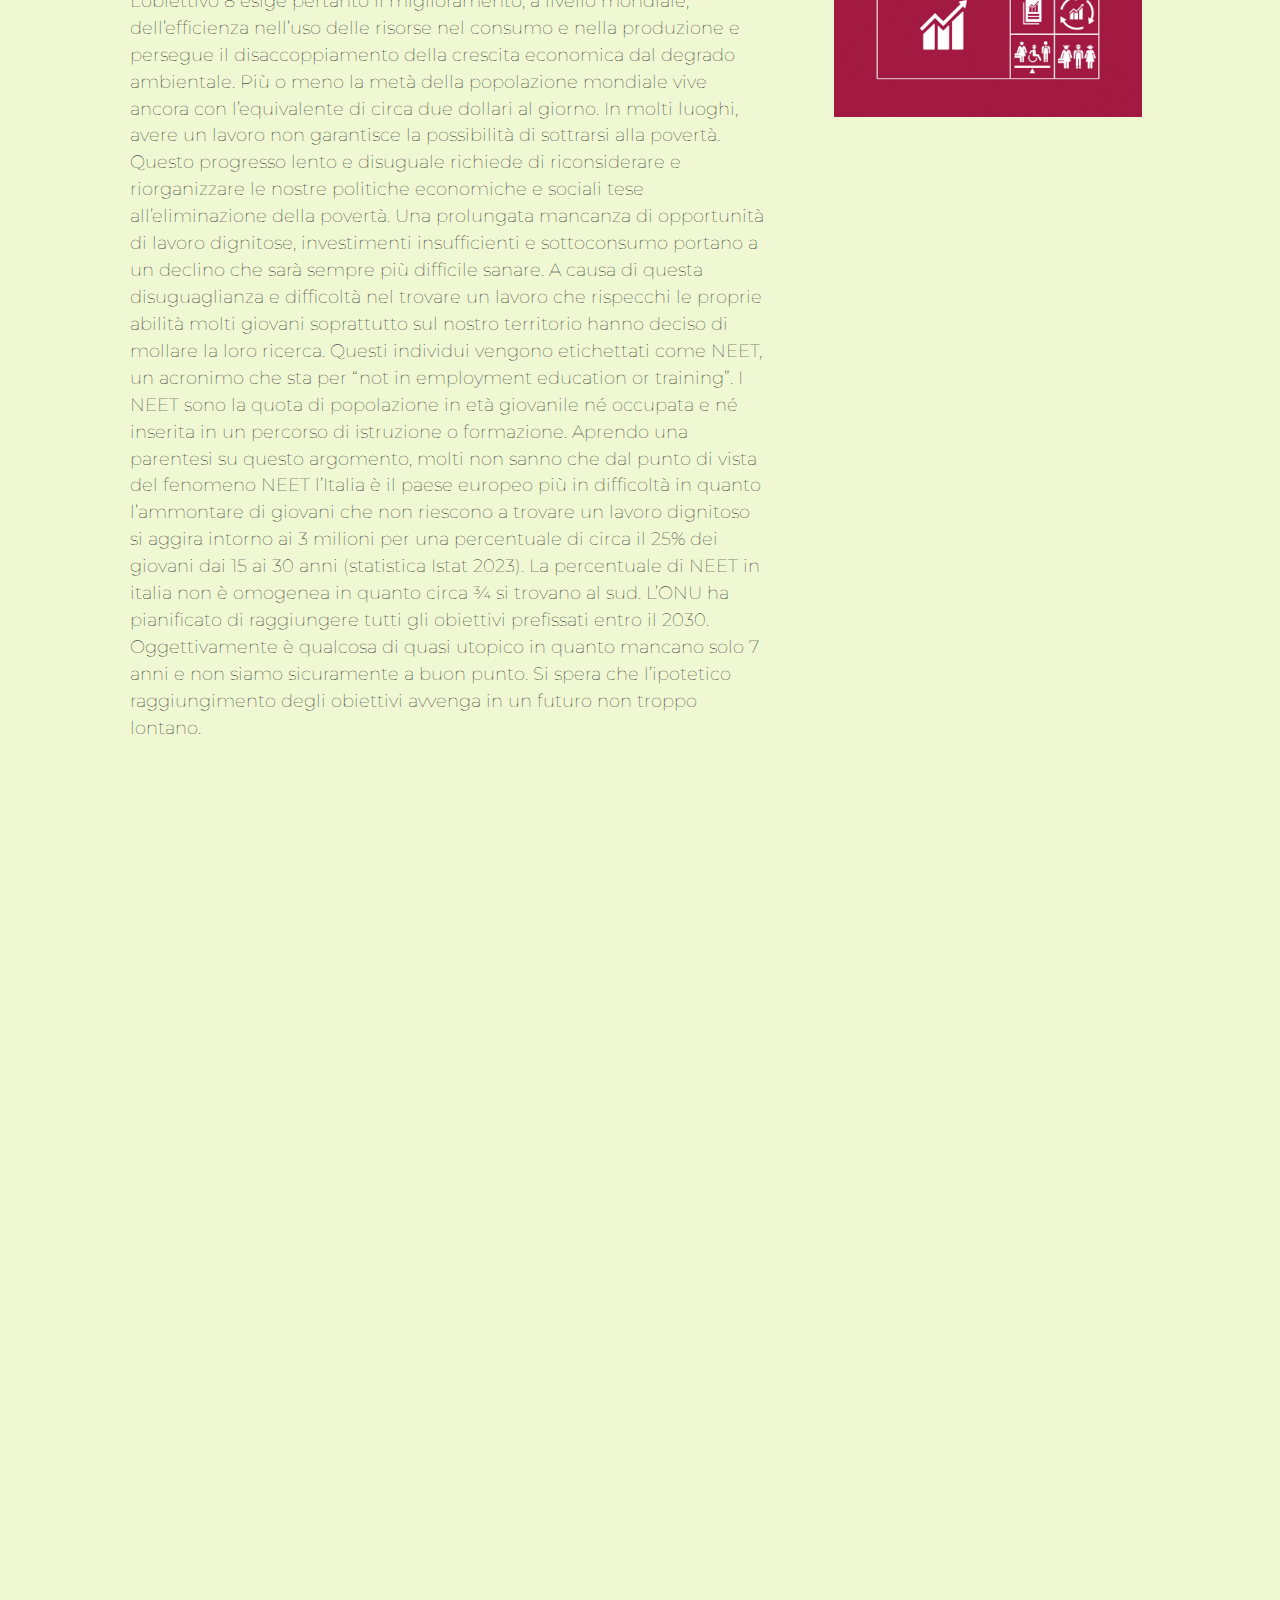
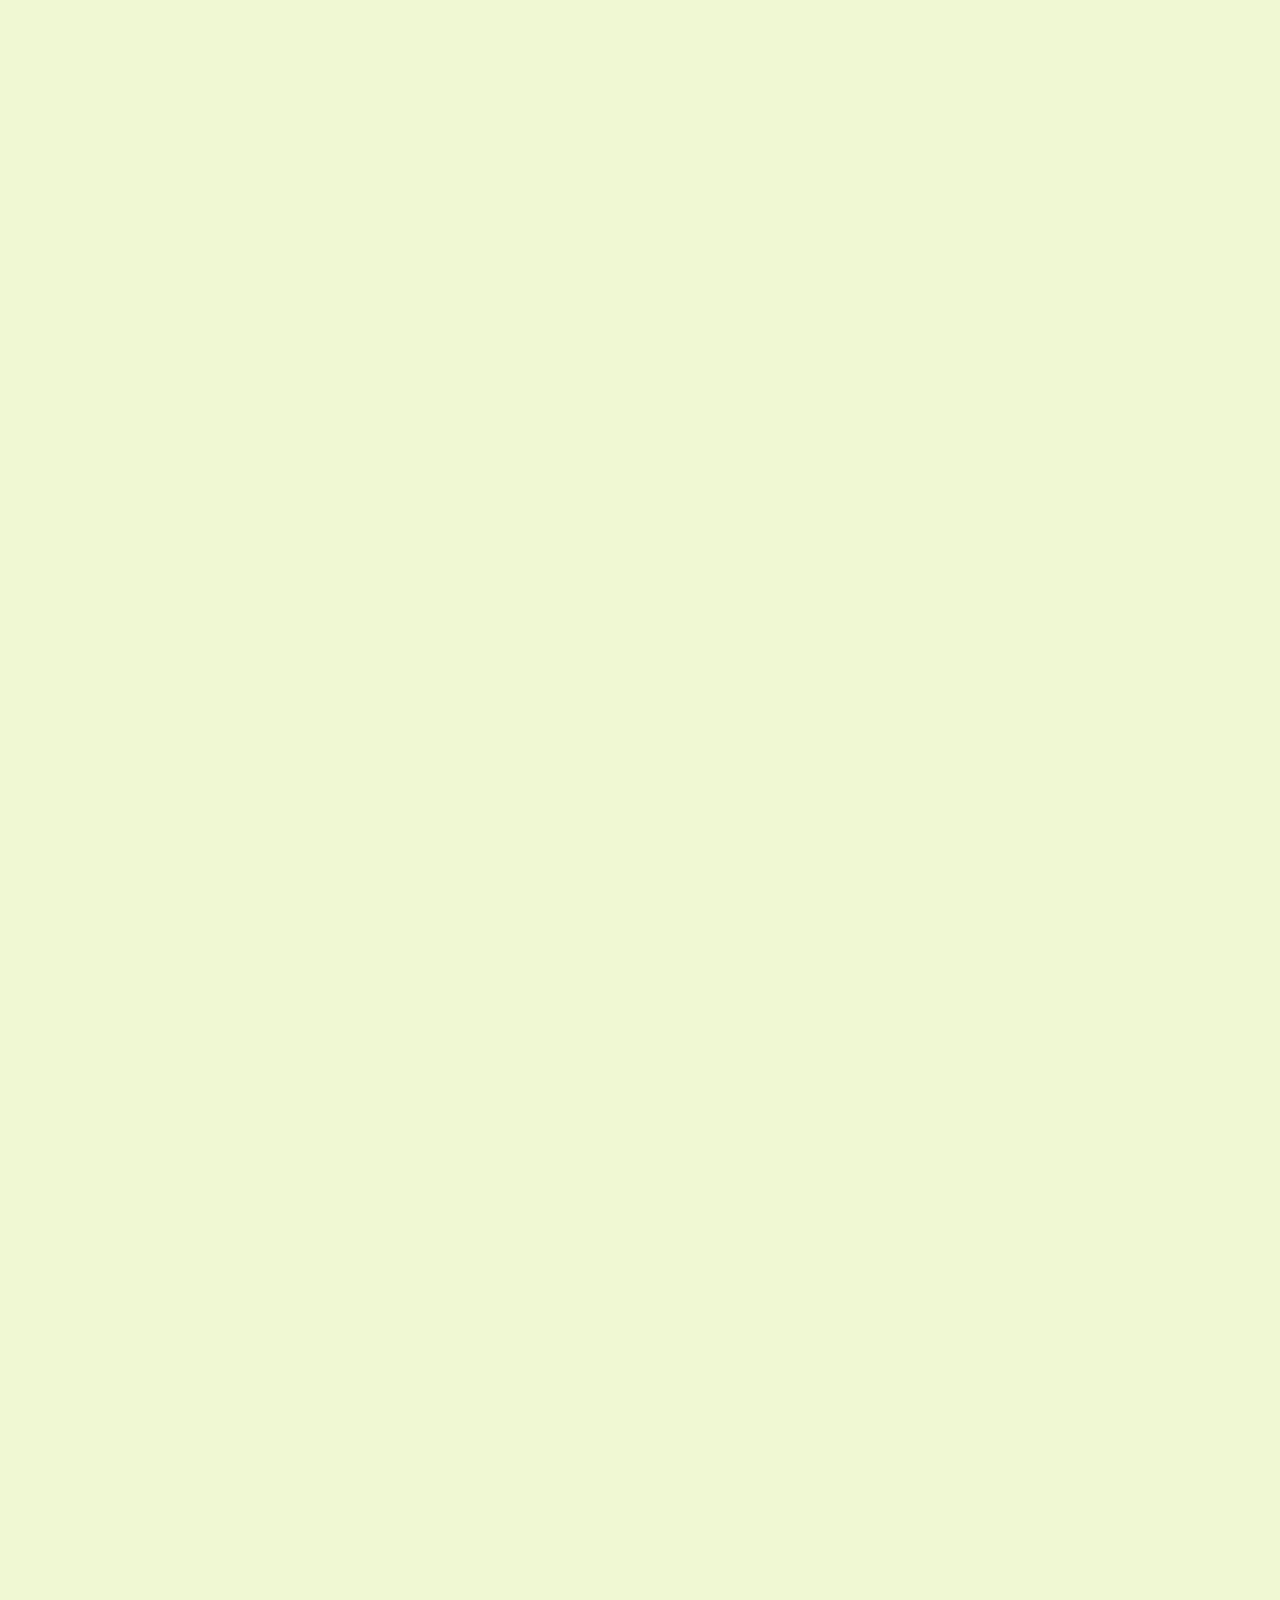
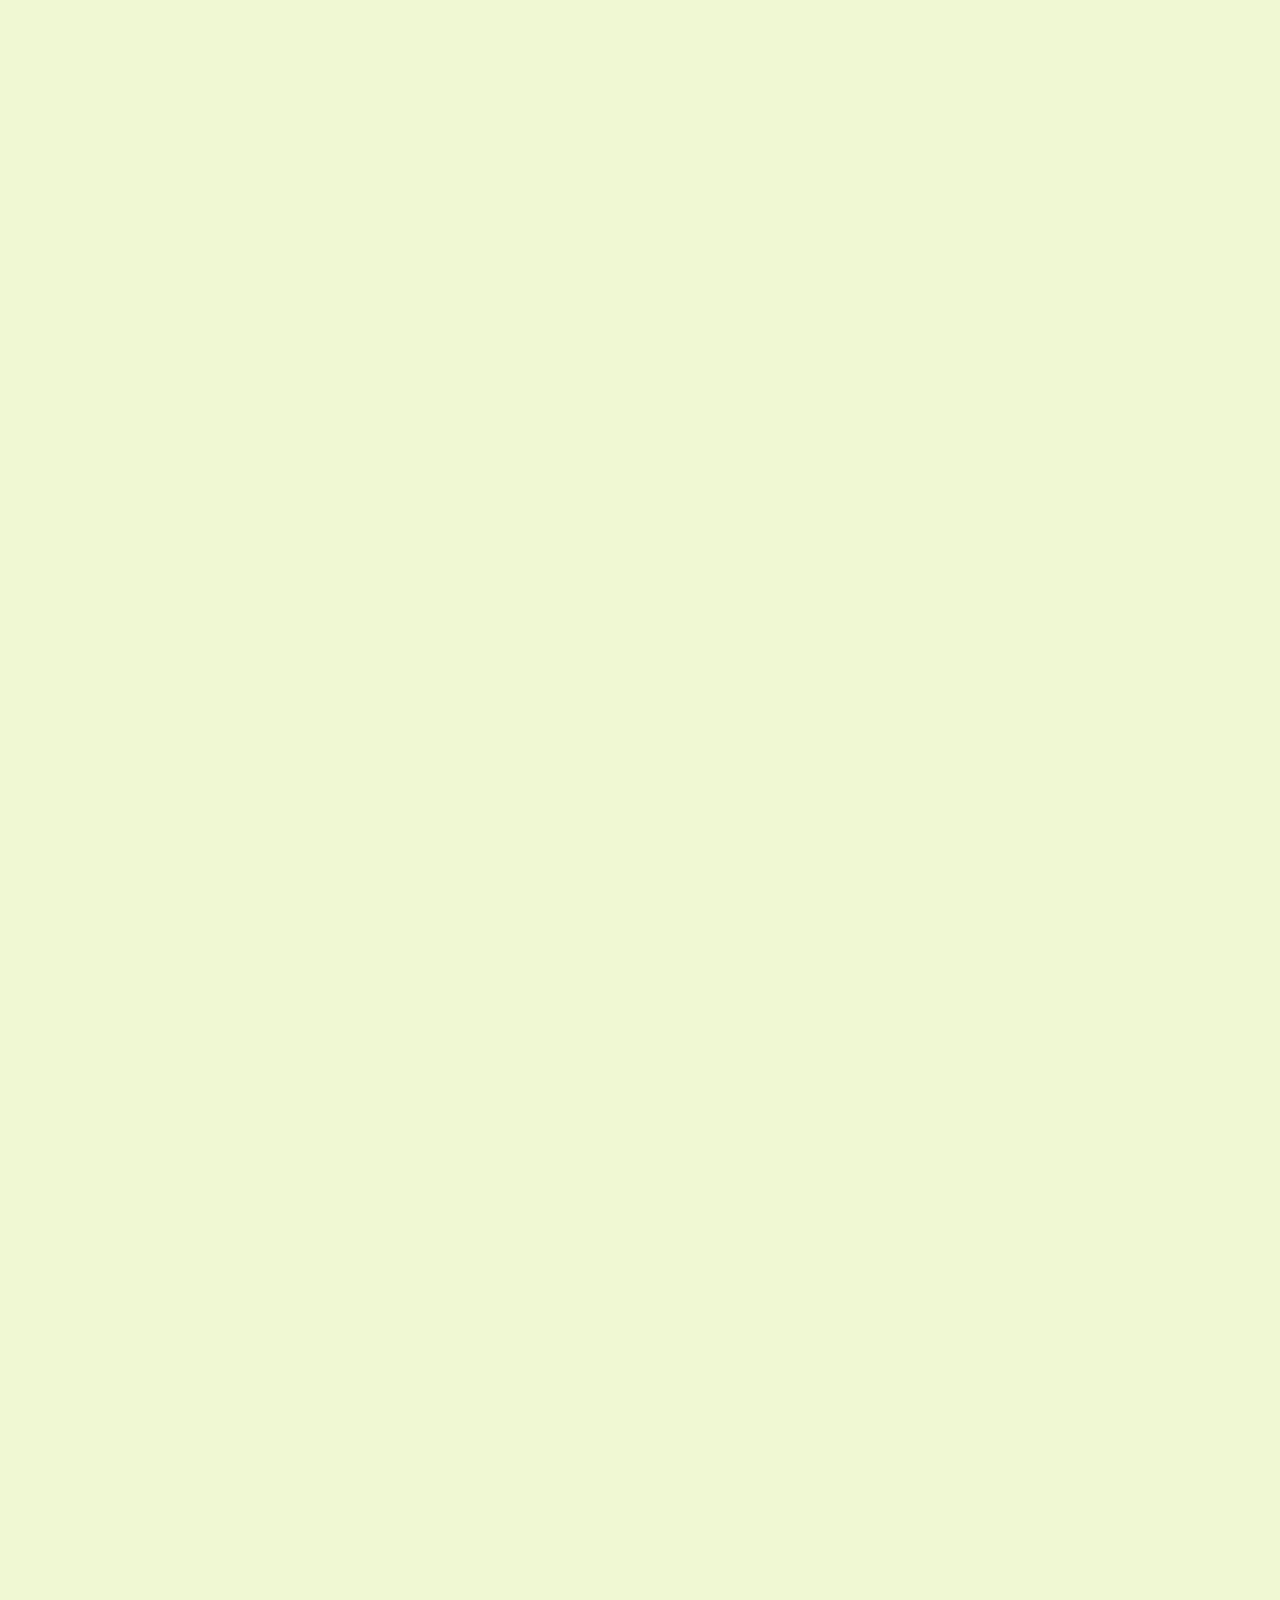
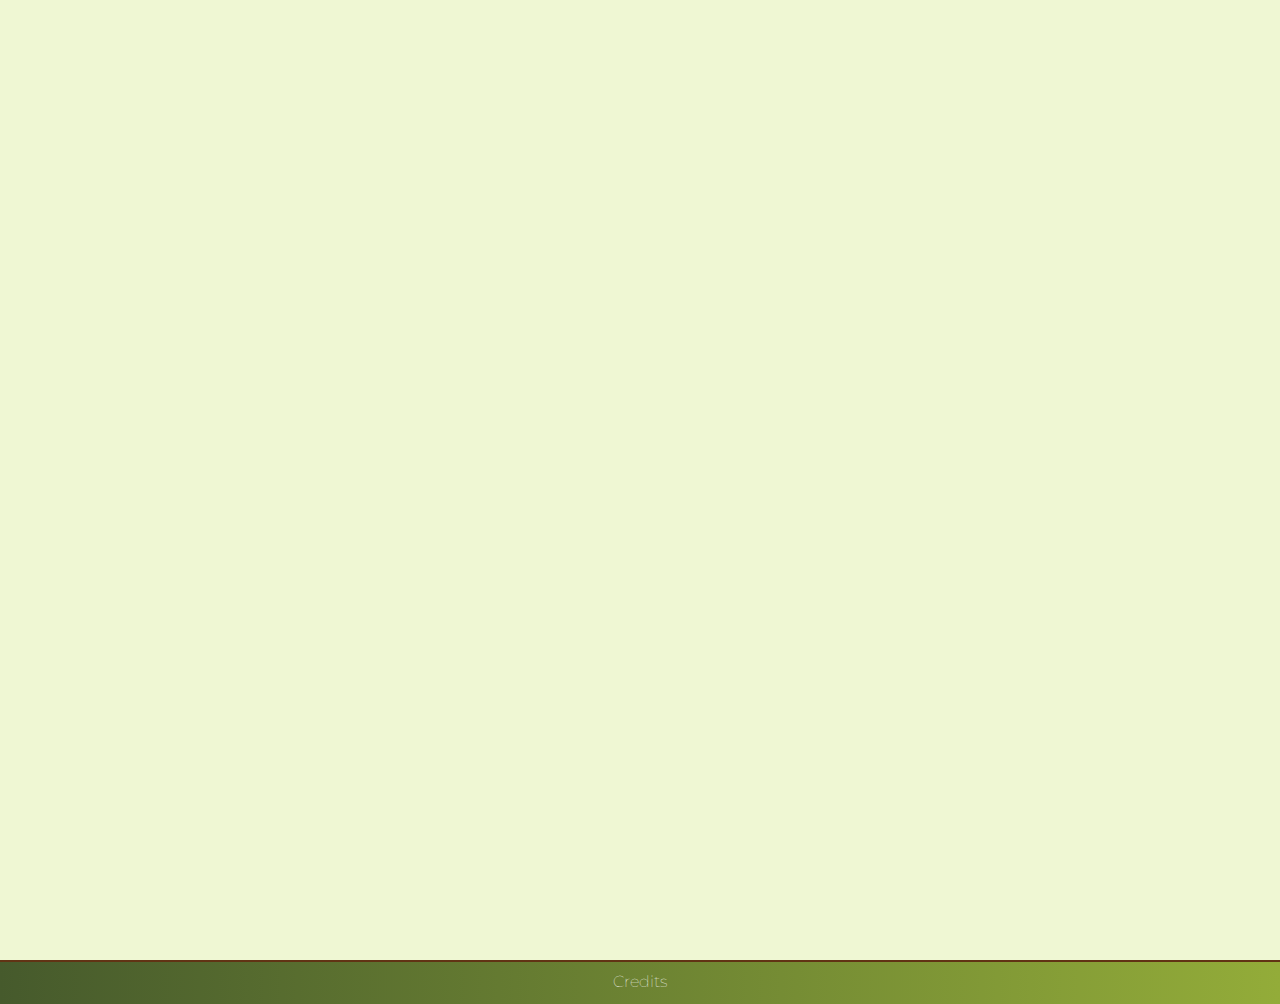
<file: Obiettivo8.html>
<!DOCTYPE html>
<html lang="en">

<head>
  <meta charset="UTF-8">
  <meta http-equiv="X-UA-Compatible" content="IE=edge">
  <meta name="viewport" content="width=device-width, initial-scale=1.0">
  <title>Obiettivo 8 Agenda 2030</title>
  <link rel="stylesheet" href="css/Css.css">
  <script src="js/jquery.js"></script>
  <link rel="preconnect" href="https://fonts.googleapis.com">
  <link rel="preconnect" href="https://fonts.gstatic.com" crossorigin>
  <link href="https://fonts.googleapis.com/css2?family=Montserrat:wght@300&display=swap" rel="stylesheet">
</head>

<body>
  <header>
    <h1>Obiettivo 8 - Agenda 2030</h1>
    <h2>Lavoro dignitoso e crescita economica</h2>
  </header>
  <div class="navb">
    <div class="naventry"><a class="hover-underline-animation" href="#section1">Obiettivo 8</a></div>
    <div class="naventry"><a class="hover-underline-animation" href="#section2">Sfruttamento Congo</a></div>
    <div class="naventry"><a class="hover-underline-animation" href="#section3">GAS</a></div>
  </div>
  <main>
    <section id="section1">
      <h2>OBIETTIVO 8</h2>
      <div class="Container">
        <p>Secondo le stime attuali, nel mondo sono più di 200 milioni le persone senza fonte di guadagno, soprattutto
          giovani. Lavoro e crescita economica contribuiscono in modo determinante ad eliminare la povertà. La
          promozione di una crescita sostenibile e di un’economia verde, nonché la creazione di un numero sufficiente
          di posti di lavoro dignitosi, hanno un’importanza cruciale sia per i Paesi in via di sviluppo sia per quelli
          emergenti e industrializzati.
          L’obiettivo 8 comprende promuove la crescita economica, l’aumento della produttività e la creazione di posti
          di lavoro dignitosi. Un lavoro dignitoso significa un lavoro che sia produttivo e che assicuri un giusto
          reddito, che garantisca sicurezza sul luogo di lavoro e protezione sociale alle famiglie, così come
          prospettive di crescita personale e integrazione sociale. Il lavoro forzato deve essere contrastato e i
          fenomeni della schiavitù moderna e della tratta di esseri umani dovranno essere sradicati entro il 2030.
          L’obiettivo 8 esige pertanto il miglioramento, a livello mondiale, dell’efficienza nell’uso delle risorse
          nel consumo e nella produzione e persegue il disaccoppiamento della crescita economica dal degrado
          ambientale.
          Più o meno la metà della popolazione mondiale vive ancora con l’equivalente di circa due dollari al giorno.
          In molti luoghi, avere un lavoro non garantisce la possibilità di sottrarsi alla povertà. Questo progresso
          lento e disuguale richiede di riconsiderare e riorganizzare le nostre politiche economiche e sociali tese
          all’eliminazione della povertà. Una prolungata mancanza di opportunità di lavoro dignitose, investimenti
          insufficienti e sottoconsumo portano a un declino che sarà sempre più difficile sanare.
          A causa di questa disuguaglianza e difficoltà nel trovare un lavoro che rispecchi le proprie abilità molti
          giovani soprattutto sul nostro territorio hanno deciso di mollare la loro ricerca. Questi individui vengono
          etichettati come NEET, un acronimo che sta per “not in employment education or training”. I NEET sono la
          quota di popolazione in età giovanile né occupata e né inserita in un percorso di istruzione o formazione.
          Aprendo una parentesi su questo argomento, molti non sanno che dal punto di vista del fenomeno NEET l’Italia
          è il paese europeo più in difficoltà in quanto l’ammontare di giovani che non riescono a trovare un lavoro
          dignitoso si aggira intorno ai 3 milioni per una percentuale di circa il 25% dei giovani dai 15 ai 30 anni
          (statistica Istat 2023). La percentuale di NEET in italia non è omogenea in quanto circa ¾ si trovano al
          sud. L’ONU ha pianificato di raggiungere tutti gli obiettivi prefissati entro il 2030. Oggettivamente è
          qualcosa di quasi utopico in quanto mancano solo 7 anni e non siamo sicuramente a buon punto. Si spera che
          l’ipotetico raggiungimento degli obiettivi avvenga in un futuro non troppo lontano.
        </p>
        <div class="ContainerVideo">
          <img style="width:100%;" id="img-1" src="img/Obiettivo9F.jpg" alt="Immagine sezione 1">
          <iframe width="560" height="315" src="https://www.youtube.com/embed/LsbWj8XE4yo" title="YouTube video player" frameborder="0" allow="accelerometer; autoplay; clipboard-write; encrypted-media; gyroscope; picture-in-picture; web-share" allowfullscreen></iframe>
        </div>
      </div>
    </section>
    <div id="top2"></div>
    <section id="section2" class="hidden">
      <h2>SFRUTTAMENTO NELLE MINIERE DEL CONGO</h2>
      <div class="Container">

        <img id="img-2" src="img/congo.jpg" alt="Immagine sezione 2">
        <p>Secondo le ultime stime sono circa 40.000 i ragazzi e le ragazze minorenni impegnati nelle miniere del sud
          della Repubblica democratica del Congo. Molti di loro lavorano nelle miniere di cobalto, prezioso minerale
          utilizzato per la produzione di batterie ricaricabili utilizzate per i nostri cellulari, tablet, computer e
          altri dispositivi elettronici.
          Questi bambini lavorano in condizioni estreme, alcuni di loro più di dodici ore al giorno, senza alcuna
          protezione e percependo salari da fame. Rischiano ogni giorno incidenti sul lavoro a causa di carichi troppo
          pesanti fino alla morte a causa dei frequenti crolli nelle grotte artigianali. I bambini hanno raccontato le
          condizioni di terribile sfruttamento a cui sono sottoposti nelle miniere di cobalto.
          Un lavoro disumano e senza protezioni
          La maggior parte dei bambini sfruttati nelle miniere artigianali di cobalto lavora fino a 12 ore al giorno.
          Scavano le miniere a mani nude e sono costretti a trasportare sacchi anche di 20 e 40 kg, spesso più pesanti
          di loro stessi.
          La maggior parte dei bambini dichiara di guadagnare tra 1.000-2.000 franchi congolesi al giorno (1-2 euro).
          I
          bambini che hanno raccolto, ordinato, lavato, frantumato e trasportato minerali vengono pagati per ogni
          sacco
          di minerali dai commercianti. Non hanno modo di verificare indipendentemente il peso dei sacchi o il grado
          del
          minerale e, quindi, devono accettare ciò che gli operatori pagano.
          Fuga scolastica e povertà
          I bambini che vanno a scuola lavorano dopo l’orario delle lezioni, durante il fine settimana e le festività.
          Altri bambini hanno invece dovuto abbandonare la scuola, dal momento che i loro genitori non hanno un
          impiego
          formale e non possono permettersi le tasse scolastiche. Tuttavia, a causa della mancanza di finanziamenti
          adeguati da parte dello stato, la maggior parte delle scuole carica ancora i genitori di un importo mensile
          per coprire i costi, come gli stipendi degli insegnanti, le divise e il materiale didattico. Il cobalto è
          tra
          i minerali più richiesti dalle grandi industrie elettroniche.
          Più della metà della fornitura mondiale di cobalto proviene dalla Repubblica democratica del Congo. Secondo
          le
          stime del governo, il 20% del cobalto attualmente esportato dalla Repubblica democratica del Congo proviene
          da
          minatori artigianali nella parte meridionale del paese.
        </p>
      </div>
    </section>
    <div id="top3"></div>
    <section id="section3" class="hidden">
      <h2>GRUPPO DI SCAMBIO SOLIDALE</h2>
      <div class="Container">
        <div>
          <p>I gruppi di acquisto solidale (GAS) sono gruppi d'acquisto, organizzati spontaneamente, che partono
            da
            un
            approccio critico al consumo e che vogliono applicare i principi di equità, solidarietà e sostenibilità ai
            propri acquisti (principalmente prodotti alimentari o di largo consumo).
            Tale obiettivo è realizzato primariamente attraverso la disintermediazione della filiera: anziché
            rivolgersi
            alla Grande Distribuzione Organizzata (GDO) o ad altre forme di intermediazione, i GAS acquistano
            direttamente dai produttori, precedentemente selezionati dai GAS stessi sulla base di criteri definiti
            internamente da ciascun GAS. Tra questi criteri vi sono solitamente la sostenibilità ambientale, la
            solidarietà verso il produttore e la qualità dei prodotti.
            Sono formati da un gruppo di persone che decidono di unirsi per organizzare i loro acquisti, privilegiando
            i
            prodotti locali della filiera corta e i produttori che garantiscono non solo la qualità, ma anche dignità
            del lavoro all’interno delle loro aziende.
            I prodotti che vengono così acquistati hanno spesso prezzi inferiori rispetto a quelli che hanno presso i
            punti vendita, e riguardano un’ampia fascia di beni: da quelli alimentari a quelli dell’abbigliamento.
            Sono più di 800 i Gruppi di Acquisto presenti in Italia, con un ritmo di crescita davvero considerevole
            (50-60% annuo), anche se è difficile stabilire un numero preciso, perché molti rimangono a livello
            informale, senza aderire alle reti nazionali.
            Il primo GAS nasce a Fidenza, nell’anno del disastro di Chernobyl (1986), dall’esigenza da parte di un
            gruppo di consumatori di controllare e sapere che cosa trovavano quotidianamente nei loro piatti. Oggi la
            rete dei GAS si sta sempre più allargando.
            Una esperienza che si avvicina come filosofia a quella dei GAS sono i mercati contadini, che hanno lo
            scopo
            di valorizzare i prodotti locali e difendere i loro produttori, ossia quei mercati che gli agricoltori
            organizzano direttamente in città per vendere al consumatore finale i frutti della propria terra. In
            Veneto
            sono già numerosi i mercati in cui i produttori agricoli vendono direttamente i loro prodotti.
            G.A.S. in Veneto
            Il G.A.S. Treviso Nord è uno dei gruppi di acquisto solidale più importanti del Veneto, esso nasce come
            gruppo informale nel 2009 nel Comune di Ponzano Veneto, in provincia di Treviso, per volontà di un piccolo
            nucleo iniziale di famiglie che sentono l'esigenza di unirsi per acquistare all'ingrosso, direttamente dal
            produttore, generi alimentari e altri prodotti di uso comune, aprendosi così a un orientamento più
            generale
            improntato al consumo critico che comincia ad imporsi in Italia fin dagli anni '90. Tra i promotori che
            hanno aderito a questo programma troviamo la Cooperativa Pace e Sviluppo per il Commercio Equo e Solidale.
            Questo G.A.S. conta attualmente una trentina di famiglie, sia residenti nel comune del G.A.S., sia
            provenienti dai comuni limitrofi, che partecipano alle attività del gruppo e acquistano regolarmente.
            Coloro che hanno aderito a questo programma concordano sulla necessità di improntare un cambiamento
            significativo al proprio stile di vita, sposando alcuni principi guida:
          </p>
          <ul class="Elenc">
            <li>
              Solidarietà e filiera corta, perché hanno deciso di acquistare collettivamente da produttori piccoli e
              locali, prevalentemente esclusi dal circuito della Grande Distribuzione Organizzata;
            </li>
            <li>
              Biologico ed ecologico, perché cercano prodotti biologici ed ecologici che preservino e migliorino la
              salute ma anche l'ambiente allo scopo di ridurre l'impatto dell'inquinamento, sprechi di energia legati
              al
              trasporto su lunghe distanze, utilizzo di pesticidi e prodotti chimici…;
            </li>
            <li>
              Accessibilità dei prezzi, perché eliminando gli intermediari, vengono privilegiati i produttori locali e
              coordinati gli acquisti con altri G.A.S allo scopo di contenere i costi senza essere costretti a ridurre
              la qualità dei prodotti, riconoscendo, allo stesso tempo anche una giusta remunerazione alle piccole
              realtà produttive.
            </li>
          </ul>
          <p>
            Il G.A.S. si avvale del contributo di tutti i soci: essi si attivano per ricercare nella zona piccoli
            produttori che rispondano ai criteri guida. Ciascuno degli aderenti al G.A.S. Treviso nord può avanzare
            proposte e queste possono poi essere condivise con gli altri G.A.S. aderenti al Coordinamento, da cui
            giungeranno ulteriori stimoli e suggerimenti, in un rapporto coronato da un costante e reciproco dialogo e
            scambio di informazioni.
          </p>
        </div>
        <img height="600px" width="600px" id="img-3" src="img/gas.jpg" alt="Immagine sezione 3">
      </div>
    </section>
  </main>
  <footer>
    <a href="html/Credits.html" target="_blank" class="hover-underline-animation"> Credits</a>
  </footer>
  <script>

    // check if element is in viewport
    function isScrolledIntoView(elem) {
      var $elem = $("#" + elem);
      var $window = $(window);

      var docViewTop = $window.scrollTop();
      var docViewBottom = docViewTop + $window.height();

      var elemTop = $elem.offset().top;
      var elemBottom = elemTop + $elem.height();

      // return ((elemBottom <= docViewBottom) && (elemTop >= docViewTop));
      return ((elemBottom <= docViewBottom) && (elemTop >= docViewTop))
    }

    // if class is in viewport add animation
    $(window).scroll(function () {
      /*if (isScrolledIntoView("section1") == true) {
        $("#section1").css("animation", "fadeDown 1s ease-in-out forwards");
      }*/
      if (isScrolledIntoView("top2") == true) {
        $("#section2").addClass("animated");
        // $("#section2").css(".animated", "fadeDown 1s ease-in-out forwards");
      }
      if (isScrolledIntoView("top3") == true) {
        console.log("hu")
        $("#section3").addClass("animated");
        // $("#section3").css("animation", "fadeDown 1s ease-in-out forwards");
      }
    });
  </script>
</body>

</html>

<!--
Scuola bella 😎😋🥶:
https://www.fermimn.edu.it/ 

Sito fatto da persone competenti 🤩🤩🤔:
https://www.ferminotify.me/ 

Credits:
Simone Tardiani ~ https://github.com/Captniz 🤖👾
Davide Sirico ~ https://github.com/DavideSirico 🤠🤠
Michele Pedroni ~ https://github.com/LucaFOTO 😝 🐒 <- vese niccolo 😜
-->
</file>
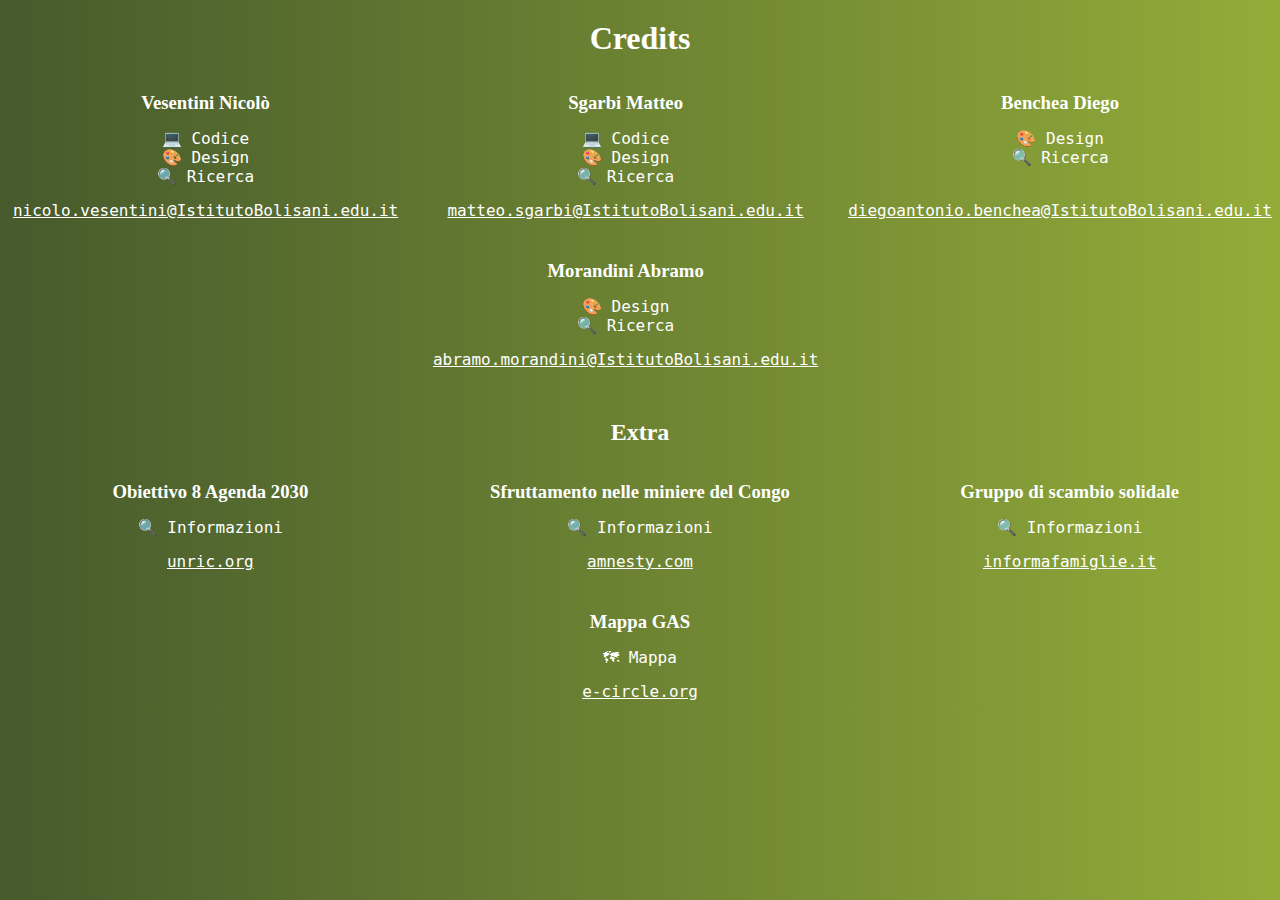
<file: html/Credits.html>
<!DOCTYPE html>
<html lang="en">

<head>
    <meta charset="UTF-8">
    <meta http-equiv="X-UA-Compatible" content="IE=edge">
    <meta name="viewport" content="width=device-width, initial-scale=1.0">
    <title>Credits</title>
    <link rel="stylesheet" href="CreditsCss.css" type="text/css">
</head>

<body>

    <section>

        <div class="content-inner">

            <h1 class="credits-title">Credits</h1>
            <div class="credits-container">
                <div class="grid-item">
                    <h3 class="name">Vesentini Nicolò</h3>
                    <div class="devInfo">
                        <div class="devRuolo">
                            <p>💻 Codice</p>
                            <p>🎨 Design</p>
                            <p>&#128269; Ricerca</p>
                        </div>
                        <a class="devMail"
                            href="mailto:bini@ferminotify.me">nicolo.vesentini@IstitutoBolisani.edu.it</a>
                    </div>
                </div>
                <div class="grid-item">
                    <h3 class="name">Sgarbi Matteo</h3>
                    <div class="devInfo">
                        <div class="devRuolo">
                            <p>💻 Codice</p>
                            <p>🎨 Design</p>
                            <p>&#128269; Ricerca</p>
                        </div>
                        <a class="devMail" href="mailto:cliu@fermimn.edu.it">matteo.sgarbi@IstitutoBolisani.edu.it</a>
                    </div>
                </div>
                <div class="grid-item">
                    <h3 class="name">Benchea Diego</h3>
                    <div class="devInfo">
                        <div class="devRuolo">
                            
                            <p>🎨 Design</p>
                            <p>&#128269; Ricerca</p>
                        </div>
                        <a class="devMail"
                            href="mailto:scasari@fermimn.edu.it">diegoantonio.benchea@IstitutoBolisani.edu.it</a>
                    </div>
                </div>
                <!-- ! NON CANCELLARE ! -->
                <div class="grid-item"></div>
                <div class="grid-item">
                    <h3 class="name">Morandini Abramo</h3>
                    <div class="devInfo">
                        <div class="devRuolo">
                            <p>🎨 Design</p>
                            <p>&#128269; Ricerca</p>
                        </div>
                        <a class="devMail"
                            href="mailto:stardiani@fermimn.edu.it">abramo.morandini@IstitutoBolisani.edu.it</a>
                    </div>
                </div>

            </div>

            <h2 class="credits-subtitle">Extra</h2>
            <div class="credits-container">
                <div class="grid-item">
                    <h3 class="name">Obiettivo 8 Agenda 2030</h3>
                    <div class="devInfo">
                        <div class="devRuolo">
                            <p>&#128269; Informazioni</p>
                        </div>
                        <a class="devMail"
                            href="https://unric.org/it/obiettivo-8-incentivare-una-crescita-economica-duratura-inclusiva-e-sostenibile-unoccupazione-piena-e-produttiva-ed-un-lavoro-dignitoso-per-tutti/"
                            target="_blank">unric.org</a>
                    </div>
                </div>
                <div class="grid-item">
                    <h3 class="name">Sfruttamento nelle miniere del Congo</h3>
                    <div class="devInfo">
                        <div class="devRuolo">
                            <p>&#128269; Informazioni</p>
                        </div>
                        <a class="devMail"
                            href="https://www.amnesty.it/appelli/ferma-lavoro-minorile-nelle-miniere-cobalto-del-congo/"
                            target="_blank">amnesty.com</a>
                    </div>
                </div>
                <div class="grid-item">
                    <h3 class="name">Gruppo di scambio solidale</h3>
                    <div class="devInfo">
                        <div class="devRuolo">
                            <p>&#128269; Informazioni</p>
                        </div>
                        <a class="devMail"
                            href="https://www.informafamiglie.it/bologna/ambiente-solidarieta-consumo/gruppi-di-acquisto-solidale-gas/gas-gruppi-aquisto-solidale-bologna"
                            target="_blank">informafamiglie.it</a>
                    </div>
                </div>
                <!-- ! NON CANCELLARE ! -->
                <div class="grid-item"></div>
                <div class="grid-item">
                    <h3 class="name">Mappa GAS</h3>
                    <div class="devInfo">
                        <div class="devRuolo">
                            <p>🗺 Mappa</p>
                        </div>
                        <a class="devMail" href="https://e-circles.org/mappa-gruppi-di-acquisto"
                            target="_blank">e-circle.org</a>
                    </div>
                </div>
            </div>

        </div>

    </section>
</body>

</html>
</file>
<file: css/Css.css>
* {
  font-family: "Montserrat", sans-serif;
  font-weight: 100;
}

html {
  overflow: auto;
  -ms-overflow-style: none;
  scrollbar-width: none;
}

body::-webkit-scrollbar {
  display: none;
}

body {
  margin: 0;
  padding: 0;
  -ms-overflow-style: none;
  scrollbar-width: none;
  background-color: rgb(239, 247, 211);
}

header {
  height: 100vh;
  display: flex;
  flex-direction: column;
  justify-content: center;
  align-items: center;
  background-image: linear-gradient(to right, rgb(70, 90, 44), #93ac39);
  color: #ffffff;
  text-align: center;
  padding: 20px;
}

h1 {
  font-size: 4em;
  font-weight: 100;
  margin: 0;
  padding: 0;
}

/* Barra laterale */
.navb {
  z-index: 1;
  top: 0;
  position: sticky;
  height: 2vh;
  background-image: linear-gradient(to right, rgb(70, 90, 44), #93ac39);
  color: #ffffff;
  padding: 20px;
  display: flex;
  flex-direction: row;
  align-items: center;
  justify-content: space-between;
  border-bottom: 2px solid rgb(97, 51, 20);
}

a {
  color: white;
}

.naventry {
  overflow-x: hidden;
  width: 30vw;
  text-align: center;
}

main {
  padding: 20px;
  padding-left: 100px;
  padding-right: 100px;
  text-align: center;
}

main img {
  max-height: 100%;
  max-width: 80%;
}

#img1 {
  max-width: 80%;
  max-height: 80%;
}

/* Footer */
footer {

  background-image: linear-gradient(to right, rgb(70, 90, 44), #93ac39);
  color: #ffffff;
  text-align: center;
  padding: 10px;
  border-top: 2px solid rgb(97, 51, 20);
}
.hidden {
  visibility: hidden;
}

.animated {
  animation: 1s ease-in-out 0.1s 1 normal forwards running fadeDown;
}

h2 {
  font-size: 3em;
  font-weight: 100;
  margin: 0;
  padding: 0;
}

@keyframes fadeDown {
  0% {
    visibility: hidden;
    opacity: 0;
    transform: translateY(-30px);
  }

  100% {
    visibility: visible;
    opacity: 1;
    transform: translateY(0);
  }
}



.hover-underline-animation {
  display: inline-block;
  position: relative;

  text-decoration: none;
  padding-bottom: 3px;

}

.hover-underline-animation::after {
  content: '';
  position: absolute;
  width: 100%;
  transform: scaleX(0);
  height: 2px;
  bottom: 0;
  left: 0;
  transform-origin: center;
  transition: transform 0.25s ease-out;
  background-color: rgb(97, 51, 20);
}

.hover-underline-animation:hover::after {
  transform: scaleX(1);
  transform-origin: center;
}

.Container {
  display: flex;
  flex-direction: row;
  align-items: center;
  justify-content: center;
  padding-top: 40px;
}

p {
  padding-left: 30px;
  padding-right: 30px;
  text-align: left ;
  line-height: 1.5em;
  font-size: 1.12169420em;
}

.Elenc{
  text-align: left;
  font-size: 1.12169420em;
  line-height: 1.5em;
}

section {
  padding-top: 75px;
}

.ContainerVideo {
  width: 30vw;
}
</file>
<file: html/CreditsCss.css>
.credits-title{
	text-align: center;
	margin: 20px 0;
	width: 100%;
	color: #ffffff;
	font-weight: 800;
}
body{
	background-image: linear-gradient(to right, rgb(70, 90, 44), #93ac39);
}
.credits-subtitle{
	text-align: center;
	margin: 50px 0 20px 0;
	width: 100%;
	color: #ffffff;
	font-weight: 800;
}

.credits-container{
	display: grid;
	grid-template-columns: repeat(3, 1fr);
	grid-gap: 25px;
	color: #ffffff;
}

.grid-item{
	display: flex;
	flex-direction: column;
	align-items: center;
	justify-content: space-between;
}

.devInfo{
	font-family: 'Source Code Pro', monospace;
	text-align: center;
	display: flex;
	justify-content: space-between;
	flex-direction: column;
	height: 100%;
}

.name{
	margin: 15px 0;
}

.devRuolo{
	margin-bottom: 15px;
}

.devRuolo p{
	margin: 0;
}

.devMail{
	color: var(--highlighted-color);
}
</file>
